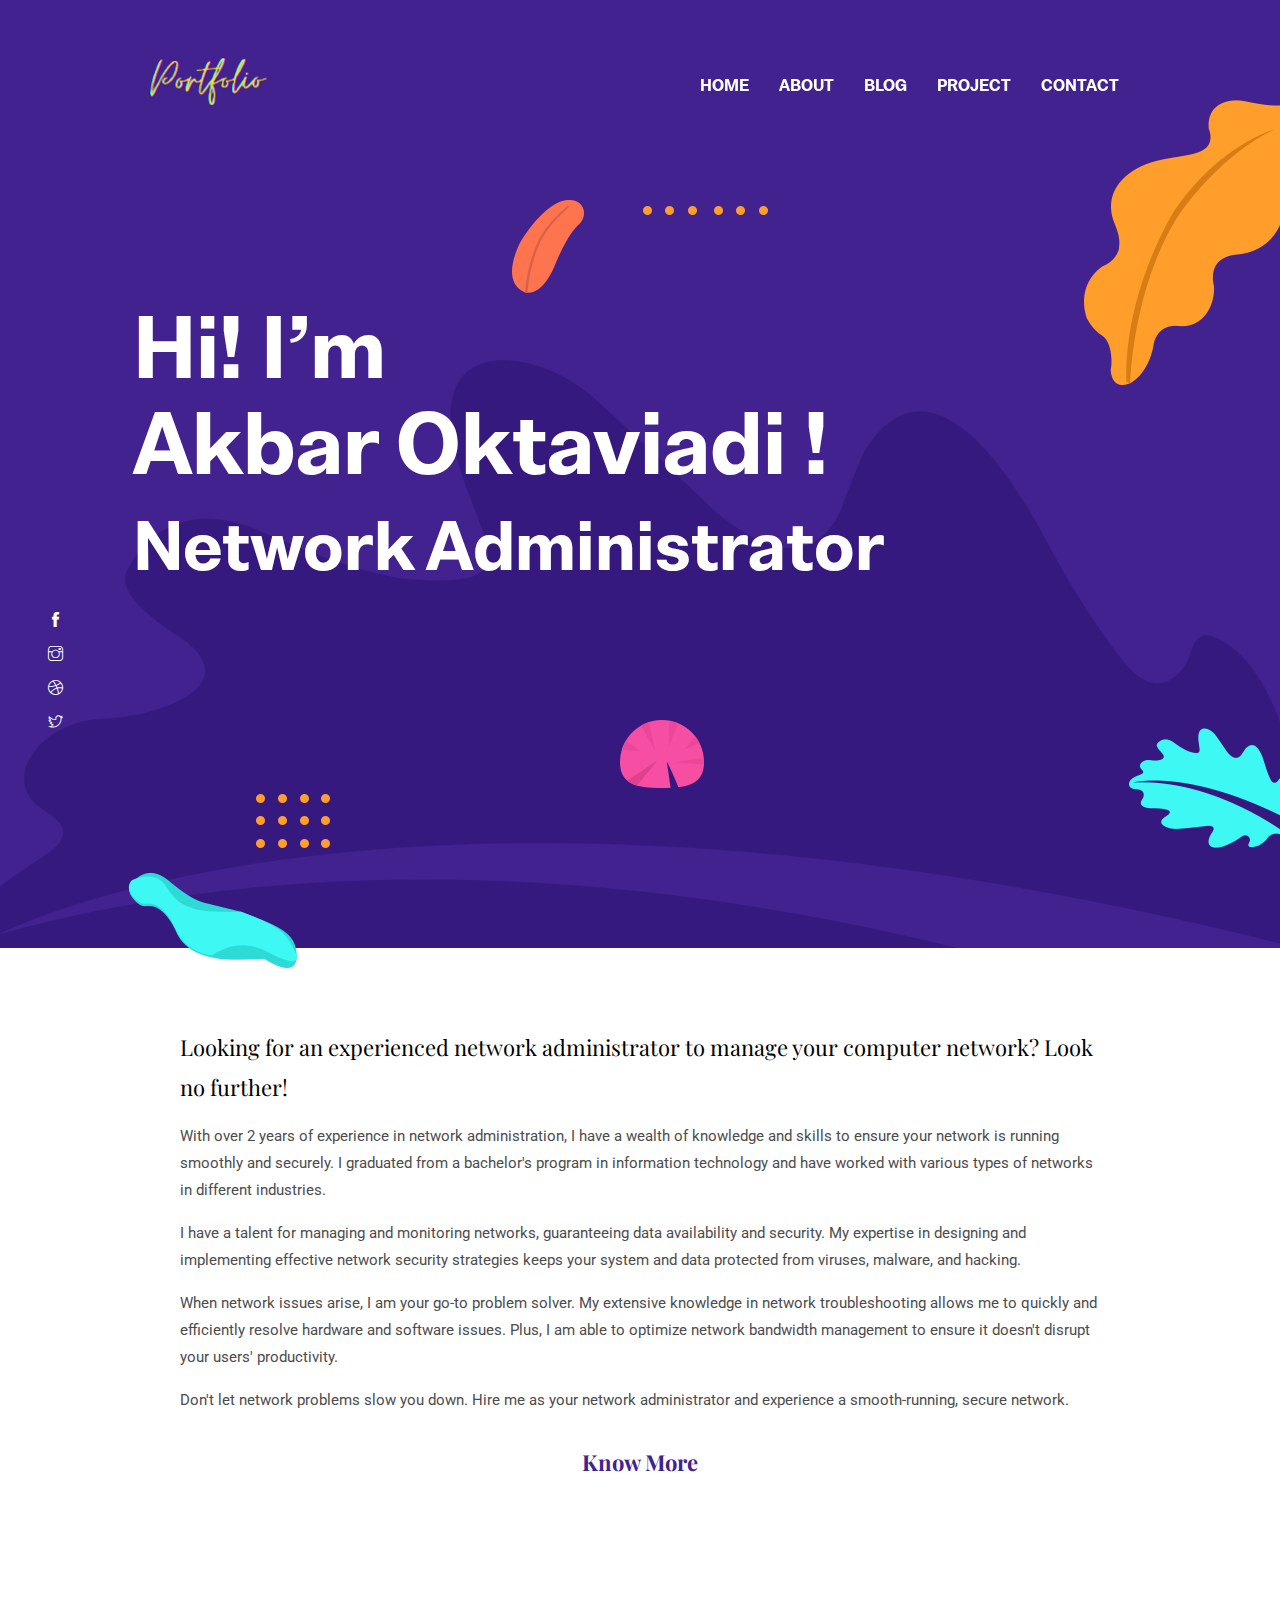
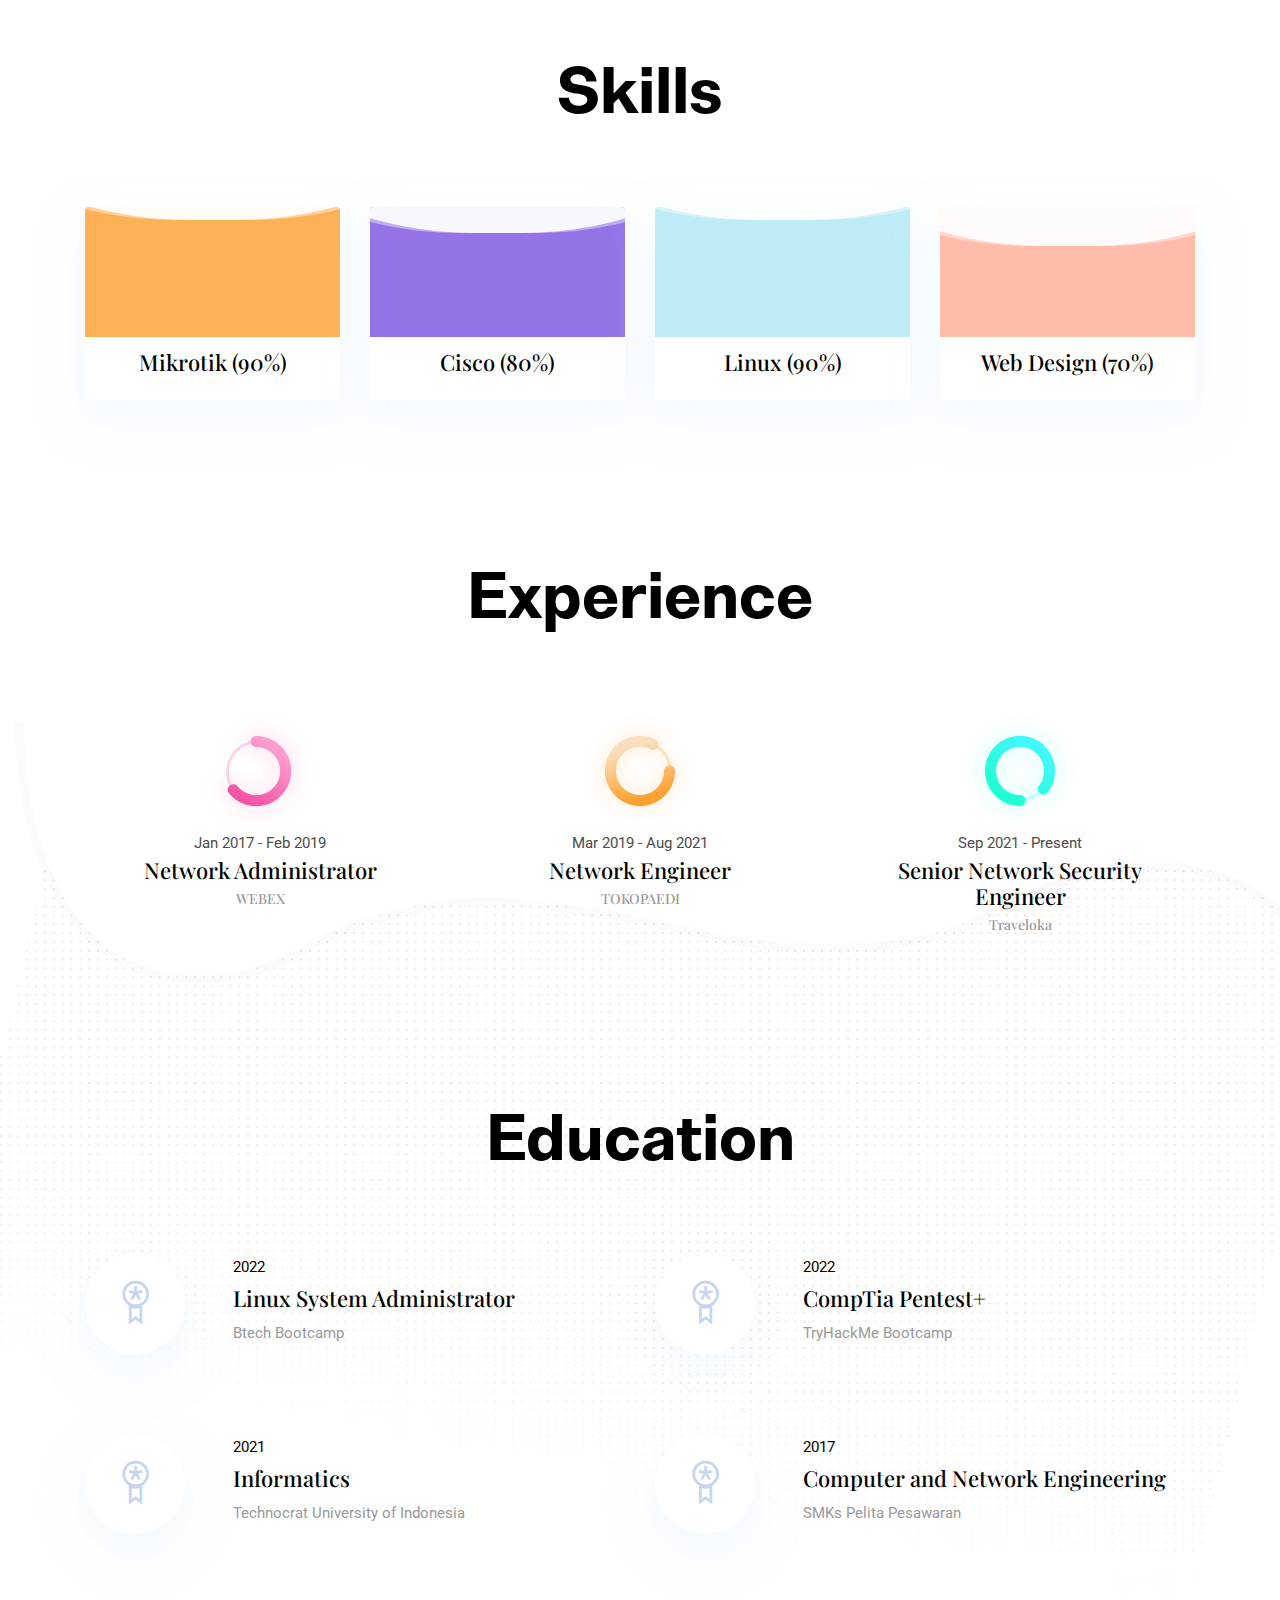
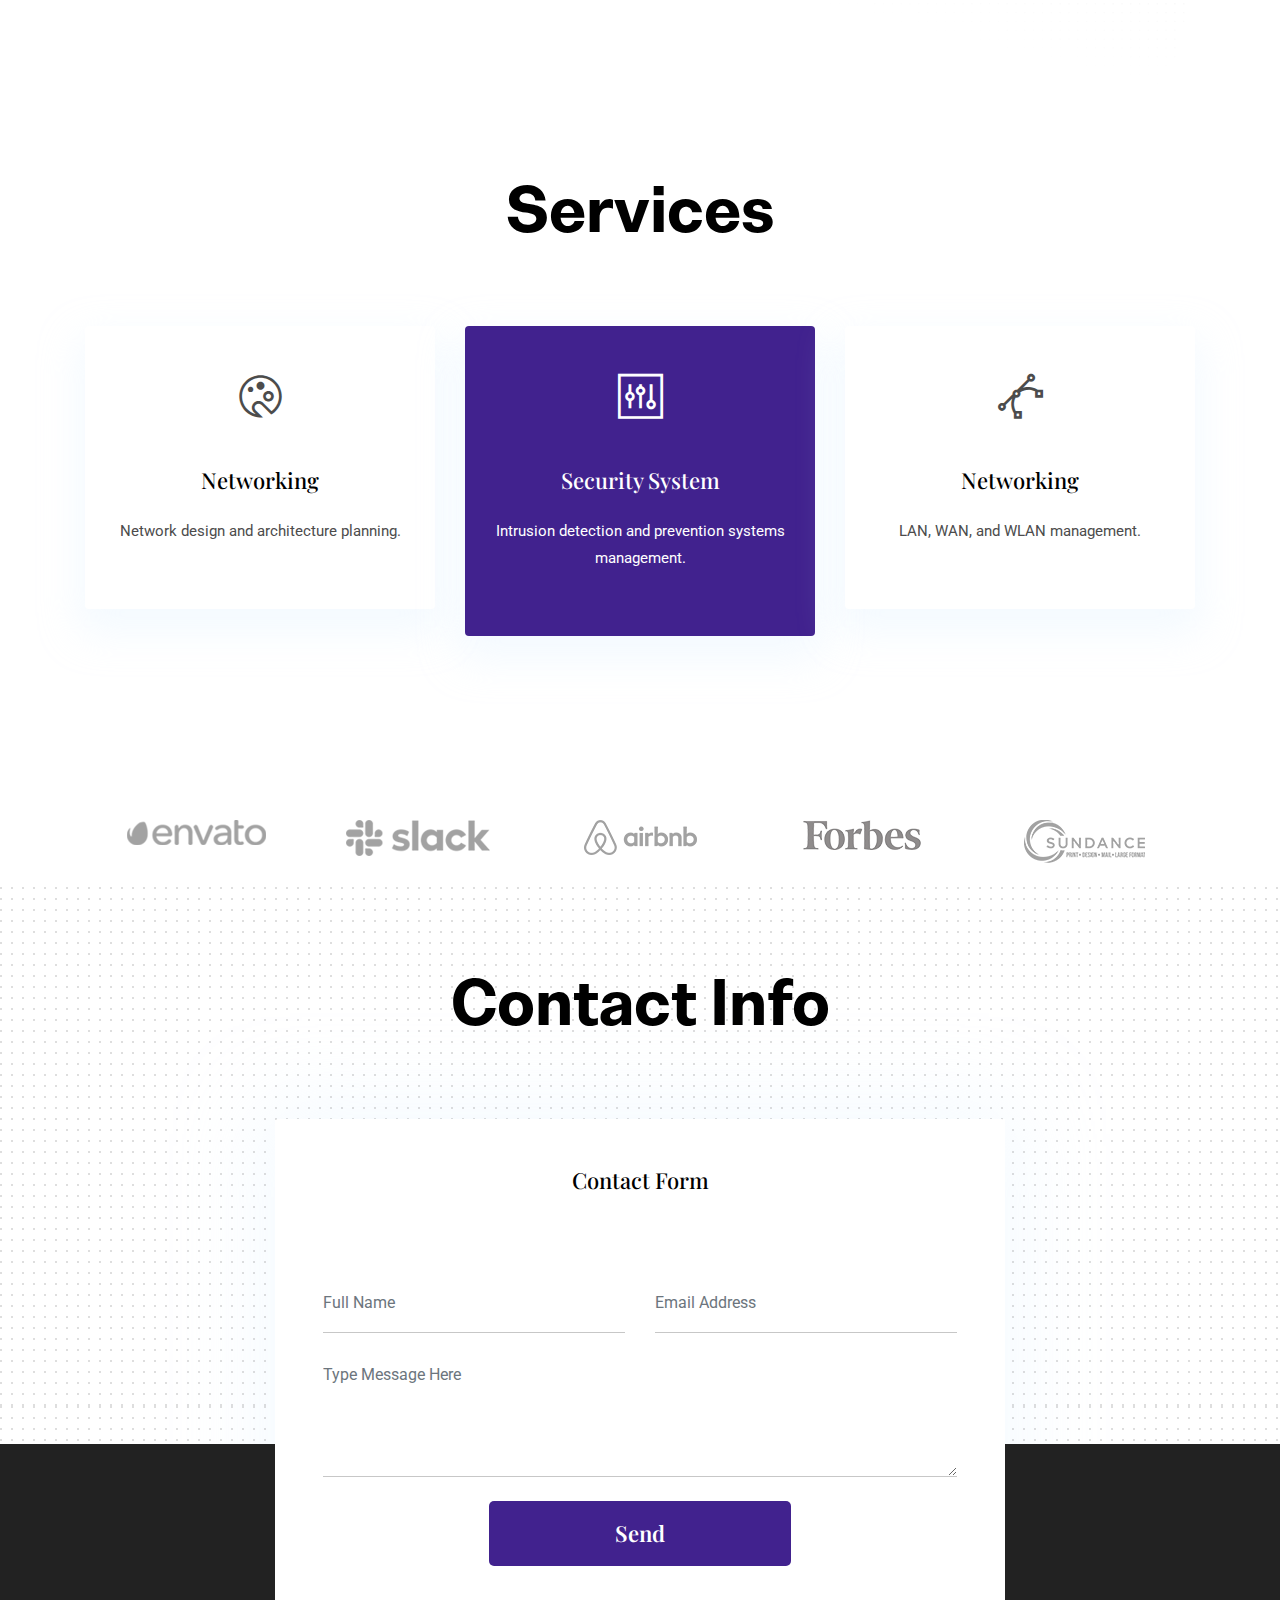
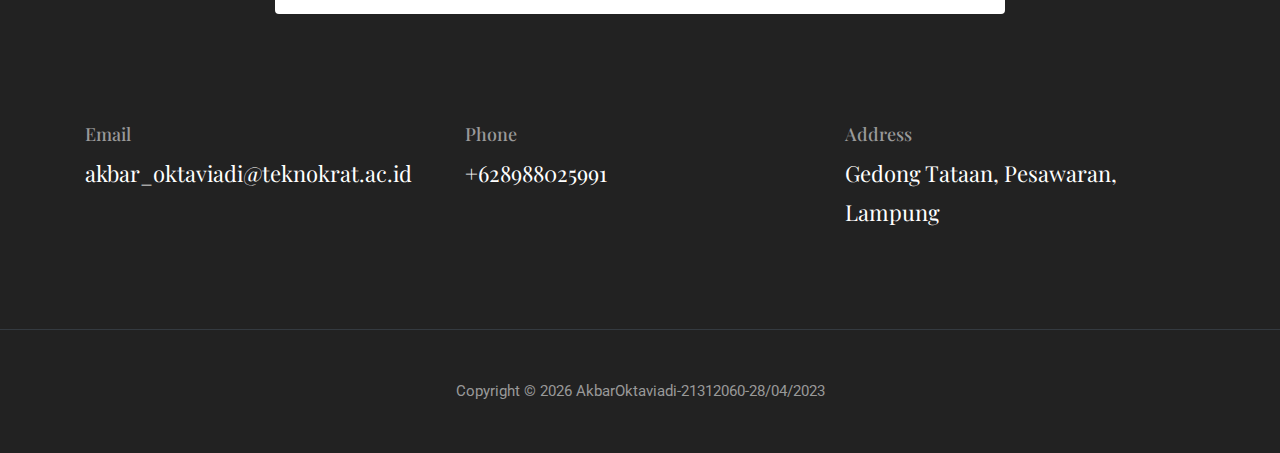
<file: index.html>
<!DOCTYPE html>
<html lang="zxx">
  <head>
    <meta charset="utf-8" />
    <title>Home</title>

    <!-- mobile responsive meta -->
    <meta name="viewport" content="width=device-width, initial-scale=1" />
    <meta
      name="viewport"
      content="width=device-width, initial-scale=1, maximum-scale=1"
    />

    <!-- ** Plugins Needed for the Project ** -->
    <!-- Bootstrap -->
    <link rel="stylesheet" href="plugins/bootstrap/bootstrap.min.css" />
    <!-- slick slider -->
    <link rel="stylesheet" href="plugins/slick/slick.css" />
    <!-- themefy-icon -->
    <link rel="stylesheet" href="plugins/themify-icons/themify-icons.css" />

    <!-- Main Stylesheet -->
    <link href="css/style.css" rel="stylesheet" />

    <!--Favicon-->
    <link rel="shortcut icon" href="images/favicon.ico" type="image/x-icon" />
    <link rel="icon" href="images/favicon.ico" type="image/x-icon" />
  </head>

  <body>
    <header class="navigation fixed-top">
      <nav class="navbar navbar-expand-lg navbar-dark">
        <a class="navbar-brand font-tertiary h3" href="index.html"
          ><img width="50%" height="50%" src="images/logo3.png" alt="Myself"
        /></a>
        <button
          class="navbar-toggler"
          type="button"
          data-toggle="collapse"
          data-target="#navigation"
          aria-controls="navigation"
          aria-expanded="false"
          aria-label="Toggle navigation"
        >
          <span class="navbar-toggler-icon"></span>
        </button>

        <div class="collapse navbar-collapse text-center" id="navigation">
          <ul class="navbar-nav ml-auto">
            <li class="nav-item active">
              <a class="nav-link" href="index.html">Home</a>
            </li>
            <li class="nav-item">
              <a class="nav-link" href="about.html">about</a>
            </li>
            <li class="nav-item">
              <a class="nav-link" href="blog.html">Blog</a>
            </li>
            <li class="nav-item">
              <a class="nav-link" href="project.html">Project</a>
            </li>
            <li class="nav-item">
              <a class="nav-link" href="contact.html">Contact</a>
            </li>
          </ul>
        </div>
      </nav>
    </header>

    <!-- hero area -->
    <section class="hero-area bg-primary" id="parallax">
      <div class="container">
        <div class="row">
          <div class="col-lg-11 mx-auto">
            <h1 class="text-white font-tertiary">
              Hi! I’m <br />
              Akbar Oktaviadi ! <br />
              <small>Network Administrator</small>
            </h1>
          </div>
        </div>
      </div>
      <div class="layer-bg w-100">
        <img
          class="img-fluid w-100"
          src="images/illustrations/leaf-bg.png"
          alt="bg-shape"
        />
      </div>
      <div class="layer" id="l2">
        <img src="images/illustrations/dots-cyan.png" alt="bg-shape" />
      </div>
      <div class="layer" id="l3">
        <img src="images/illustrations/leaf-orange.png" alt="bg-shape" />
      </div>
      <div class="layer" id="l4">
        <img src="images/illustrations/dots-orange.png" alt="bg-shape" />
      </div>
      <div class="layer" id="l5">
        <img src="images/illustrations/leaf-yellow.png" alt="bg-shape" />
      </div>
      <div class="layer" id="l6">
        <img src="images/illustrations/leaf-cyan.png" alt="bg-shape" />
      </div>
      <div class="layer" id="l7">
        <img src="images/illustrations/dots-group-orange.png" alt="bg-shape" />
      </div>
      <div class="layer" id="l8">
        <img src="images/illustrations/leaf-pink-round.png" alt="bg-shape" />
      </div>
      <div class="layer" id="l9">
        <img src="images/illustrations/leaf-cyan-2.png" alt="bg-shape" />
      </div>
      <!-- social icon -->
      <ul class="list-unstyled ml-5 mt-3 position-relative zindex-1">
        <li class="mb-3">
          <a class="text-white" href="#"><i class="ti-facebook"></i></a>
        </li>
        <li class="mb-3">
          <a class="text-white" href="#"><i class="ti-instagram"></i></a>
        </li>
        <li class="mb-3">
          <a class="text-white" href="#"><i class="ti-dribbble"></i></a>
        </li>
        <li class="mb-3">
          <a class="text-white" href="#"><i class="ti-twitter"></i></a>
        </li>
      </ul>
      <!-- /social icon -->
    </section>
    <!-- /hero area -->

    <!-- about -->
    <section class="section">
      <div class="container">
        <div class="row">
          <div class="col-lg-10 mx-auto text-center">
            <p
              style="text-align: left"
              class="font-secondary paragraph-lg text-dark"
            >
              Looking for an experienced network administrator to manage your
              computer network? Look no further!
            </p>
            <p style="text-align: left">
              With over 2 years of experience in network administration, I have
              a wealth of knowledge and skills to ensure your network is running
              smoothly and securely. I graduated from a bachelor's program in
              information technology and have worked with various types of
              networks in different industries.
            </p>
            <p style="text-align: left">
              I have a talent for managing and monitoring networks, guaranteeing
              data availability and security. My expertise in designing and
              implementing effective network security strategies keeps your
              system and data protected from viruses, malware, and hacking.
            </p>
            <p style="text-align: left">
              When network issues arise, I am your go-to problem solver. My
              extensive knowledge in network troubleshooting allows me to
              quickly and efficiently resolve hardware and software issues.
              Plus, I am able to optimize network bandwidth management to ensure
              it doesn't disrupt your users' productivity.
            </p>
            <p style="text-align: left">
              Don't let network problems slow you down. Hire me as your network
              administrator and experience a smooth-running, secure network.
            </p>
            <a href="about.html" class="btn btn-transparent">know more</a>
          </div>
        </div>
      </div>
    </section>
    <!-- /about -->

    <!-- skills -->
    <section class="section">
      <div class="container">
        <div class="row">
          <div class="col-lg-12 text-center">
            <h2 class="section-title">Skills</h2>
          </div>
          <div class="col-lg-3 col-sm-6 mb-4 mb-lg-0">
            <div class="card shadow text-center">
              <div
                class="position-relative rounded-top progress-wrapper"
                data-color="#fdb157"
              >
                <div class="wave" data-progress="90%"></div>
              </div>
              <div class="card-footer bg-white">
                <h4 class="card-title">Mikrotik (90%)</h4>
              </div>
            </div>
          </div>
          <div class="col-lg-3 col-sm-6 mb-4 mb-lg-0">
            <div class="card shadow text-center">
              <div
                class="position-relative rounded-top progress-wrapper"
                data-color="#9473e6"
              >
                <div class="wave" data-progress="80%"></div>
              </div>
              <div class="card-footer bg-white">
                <h4 class="card-title">Cisco (80%)</h4>
              </div>
            </div>
          </div>
          <div class="col-lg-3 col-sm-6 mb-4 mb-lg-0">
            <div class="card shadow text-center">
              <div
                class="position-relative rounded-top progress-wrapper"
                data-color="#bdecf6"
              >
                <div class="wave" data-progress="90%"></div>
              </div>
              <div class="card-footer bg-white">
                <h4 class="card-title">Linux (90%)</h4>
              </div>
            </div>
          </div>
          <div class="col-lg-3 col-sm-6 mb-4 mb-lg-0">
            <div class="card shadow text-center">
              <div
                class="position-relative rounded-top progress-wrapper"
                data-color="#ffbcaa"
              >
                <div class="wave" data-progress="70%"></div>
              </div>
              <div class="card-footer bg-white">
                <h4 class="card-title">Web Design (70%)</h4>
              </div>
            </div>
          </div>
        </div>
      </div>
    </section>
    <!-- /skills -->

    <!-- experience -->
    <section class="section">
      <div class="container">
        <div class="row justify-content-around">
          <div class="col-lg-12 text-center">
            <h2 class="section-title">Experience</h2>
          </div>
          <div class="col-lg-3 col-md-4 text-center">
            <img src="images/experience/icon-1.png" alt="icon" />
            <p class="mb-0">Jan 2017 - Feb 2019</p>
            <h4>Network Administrator</h4>
            <h6 class="text-light">WEBEX</h6>
          </div>
          <div class="col-lg-3 col-md-4 text-center">
            <img src="images/experience/icon-2.png" alt="icon" />
            <p class="mb-0">Mar 2019 - Aug 2021</p>
            <h4>Network Engineer</h4>
            <h6 class="text-light">TOKOPAEDI</h6>
          </div>
          <div class="col-lg-3 col-md-4 text-center">
            <img src="images/experience/icon-3.png" alt="icon" />
            <p class="mb-0">Sep 2021 - Present</p>
            <h4>Senior Network Security Engineer</h4>
            <h6 class="text-light">Traveloka</h6>
          </div>
        </div>
      </div>
    </section>
    <!-- ./experience -->

    <!-- education -->
    <section class="section position-relative">
      <div class="container">
        <div class="row">
          <div class="col-lg-12 text-center">
            <h2 class="section-title">Education</h2>
          </div>
          <div class="col-lg-6 col-md-6 mb-80">
            <div class="d-flex">
              <div class="mr-lg-5 mr-3">
                <i
                  class="ti-medall icon icon-light icon-bg bg-white shadow rounded-circle d-block"
                ></i>
              </div>
              <div>
                <p class="text-dark mb-1">2022</p>
                <h4>Linux System Administrator</h4>
                <p class="mb-0 text-light">Btech Bootcamp</p>
              </div>
            </div>
          </div>
          <div class="col-lg-6 col-md-6 mb-80">
            <div class="d-flex">
              <div class="mr-lg-5 mr-3">
                <i
                  class="ti-medall icon icon-light icon-bg bg-white shadow rounded-circle d-block"
                ></i>
              </div>
              <div>
                <p class="text-dark mb-1">2022</p>
                <h4>CompTia Pentest+</h4>
                <p class="mb-0 text-light">TryHackMe Bootcamp</p>
              </div>
            </div>
          </div>
          <div class="col-lg-6 col-md-6 mb-80">
            <div class="d-flex">
              <div class="mr-lg-5 mr-3">
                <i
                  class="ti-medall icon icon-light icon-bg bg-white shadow rounded-circle d-block"
                ></i>
              </div>
              <div>
                <p class="text-dark mb-1">2021</p>
                <h4>Informatics</h4>
                <p class="mb-0 text-light">
                  Technocrat University of Indonesia
                </p>
              </div>
            </div>
          </div>
          <div class="col-lg-6 col-md-6 mb-80">
            <div class="d-flex">
              <div class="mr-lg-5 mr-3">
                <i
                  class="ti-medall icon icon-light icon-bg bg-white shadow rounded-circle d-block"
                ></i>
              </div>
              <div>
                <p class="text-dark mb-1">2017</p>
                <h4>Computer and Network Engineering</h4>
                <p class="mb-0 text-light">SMKs Pelita Pesawaran</p>
              </div>
            </div>
          </div>
        </div>
      </div>
      <!-- bg image -->
      <img
        class="img-fluid edu-bg-image w-100"
        src="images/backgrounds/education-bg.png"
        alt="bg-image"
      />
    </section>
    <!-- /education -->

    <!-- services -->
    <section class="section">
      <div class="container">
        <div class="row">
          <div class="col-12 text-center">
            <h2 class="section-title">Services</h2>
          </div>
          <div class="col-md-4 mb-4 mb-md-0">
            <div class="card hover-shadow shadow">
              <div class="card-body text-center px-4 py-5">
                <i class="ti-palette icon mb-5 d-inline-block"></i>
                <h4 class="mb-4">Networking</h4>
                <p>Network design and architecture planning.</p>
              </div>
            </div>
          </div>
          <div class="col-md-4 mb-4 mb-md-0">
            <div class="card active-bg-primary hover-shadow shadow">
              <div class="card-body text-center px-4 py-5">
                <i class="ti-panel icon mb-5 d-inline-block"></i>
                <h4 class="mb-4">Security System</h4>
                <p>Intrusion detection and prevention systems management.</p>
              </div>
            </div>
          </div>
          <div class="col-md-4 mb-4 mb-md-0">
            <div class="card hover-shadow shadow">
              <div class="card-body text-center px-4 py-5">
                <i class="ti-vector icon mb-5 d-inline-block"></i>
                <h4 class="mb-4">Networking</h4>
                <p>LAN, WAN, and WLAN management.</p>
              </div>
            </div>
          </div>
        </div>
      </div>
    </section>
    <!-- /services -->

    <!-- client logo slider -->
    <section class="section pb-0">
      <div class="container">
        <div class="client-logo-slider d-flex align-items-center">
          <a href="#" class="text-center d-block outline-0 p-4"
            ><img
              class="d-unset img-fluid"
              src="images/clients-logo/client-logo-1.png"
              alt="client-logo"
          /></a>
          <a href="#" class="text-center d-block outline-0 p-4"
            ><img
              class="d-unset img-fluid"
              src="images/clients-logo/client-logo-2.png"
              alt="client-logo"
          /></a>
          <a href="#" class="text-center d-block outline-0 p-4"
            ><img
              class="d-unset img-fluid"
              src="images/clients-logo/client-logo-3.png"
              alt="client-logo"
          /></a>
          <a href="#" class="text-center d-block outline-0 p-4"
            ><img
              class="d-unset img-fluid"
              src="images/clients-logo/client-logo-4.png"
              alt="client-logo"
          /></a>
          <a href="#" class="text-center d-block outline-0 p-4"
            ><img
              class="d-unset img-fluid"
              src="images/clients-logo/client-logo-5.png"
              alt="client-logo"
          /></a>
          <a href="#" class="text-center d-block outline-0 p-4"
            ><img
              class="d-unset img-fluid"
              src="images/clients-logo/client-logo-1.png"
              alt="client-logo"
          /></a>
          <a href="#" class="text-center d-block outline-0 p-4"
            ><img
              class="d-unset img-fluid"
              src="images/clients-logo/client-logo-2.png"
              alt="client-logo"
          /></a>
          <a href="#" class="text-center d-block outline-0 p-4"
            ><img
              class="d-unset img-fluid"
              src="images/clients-logo/client-logo-3.png"
              alt="client-logo"
          /></a>
          <a href="#" class="text-center d-block outline-0 p-4"
            ><img
              class="d-unset img-fluid"
              src="images/clients-logo/client-logo-4.png"
              alt="client-logo"
          /></a>
          <a href="#" class="text-center d-block outline-0 p-4"
            ><img
              class="d-unset img-fluid"
              src="images/clients-logo/client-logo-5.png"
              alt="client-logo"
          /></a>
        </div>
      </div>
    </section>
    <!-- /client logo slider -->

    <!-- contact -->
    <section
      class="section section-on-footer"
      data-background="images/backgrounds/bg-dots.png"
    >
      <div class="container">
        <div class="row">
          <div class="col-12 text-center">
            <h2 class="section-title">Contact Info</h2>
          </div>
          <div class="col-lg-8 mx-auto">
            <div class="bg-white rounded text-center p-5 shadow-down">
              <h4 class="mb-80">Contact Form</h4>
              <form action="#" class="row">
                <div class="col-md-6">
                  <input
                    type="text"
                    id="name"
                    name="name"
                    placeholder="Full Name"
                    class="form-control px-0 mb-4"
                  />
                </div>
                <div class="col-md-6">
                  <input
                    type="email"
                    id="email"
                    name="email"
                    placeholder="Email Address"
                    class="form-control px-0 mb-4"
                  />
                </div>
                <div class="col-12">
                  <textarea
                    name="message"
                    id="message"
                    class="form-control px-0 mb-4"
                    placeholder="Type Message Here"
                  ></textarea>
                </div>
                <div class="col-lg-6 col-10 mx-auto">
                  <button class="btn btn-primary w-100">send</button>
                </div>
              </form>
            </div>
          </div>
        </div>
      </div>
    </section>
    <!-- /contact -->

    <!-- footer -->
    <footer class="bg-dark footer-section">
      <div class="section">
        <div class="container">
          <div class="row">
            <div class="col-md-4">
              <h5 class="text-light">Email</h5>
              <p class="text-white paragraph-lg font-secondary">
                akbar_oktaviadi@teknokrat.ac.id
              </p>
            </div>
            <div class="col-md-4">
              <h5 class="text-light">Phone</h5>
              <p class="text-white paragraph-lg font-secondary">
                +628988025991
              </p>
            </div>
            <div class="col-md-4">
              <h5 class="text-light">Address</h5>
              <p class="text-white paragraph-lg font-secondary">
                Gedong Tataan, Pesawaran, Lampung
              </p>
            </div>
          </div>
        </div>
      </div>
      <div class="border-top text-center border-dark py-5">
        <p class="mb-0 text-light">
          Copyright ©
          <script>
            var CurrentYear = new Date().getFullYear();
            document.write(CurrentYear);
          </script>
          AkbarOktaviadi-21312060-28/04/2023
        </p>
      </div>
    </footer>
    <!-- /footer -->

    <!-- jQuery -->
    <script src="plugins/jQuery/jquery.min.js"></script>
    <!-- Bootstrap JS -->
    <script src="plugins/bootstrap/bootstrap.min.js"></script>
    <!-- slick slider -->
    <script src="plugins/slick/slick.min.js"></script>
    <!-- filter -->
    <script src="plugins/shuffle/shuffle.min.js"></script>

    <!-- Main Script -->
    <script src="js/script.js"></script>
  </body>
</html>
</file>
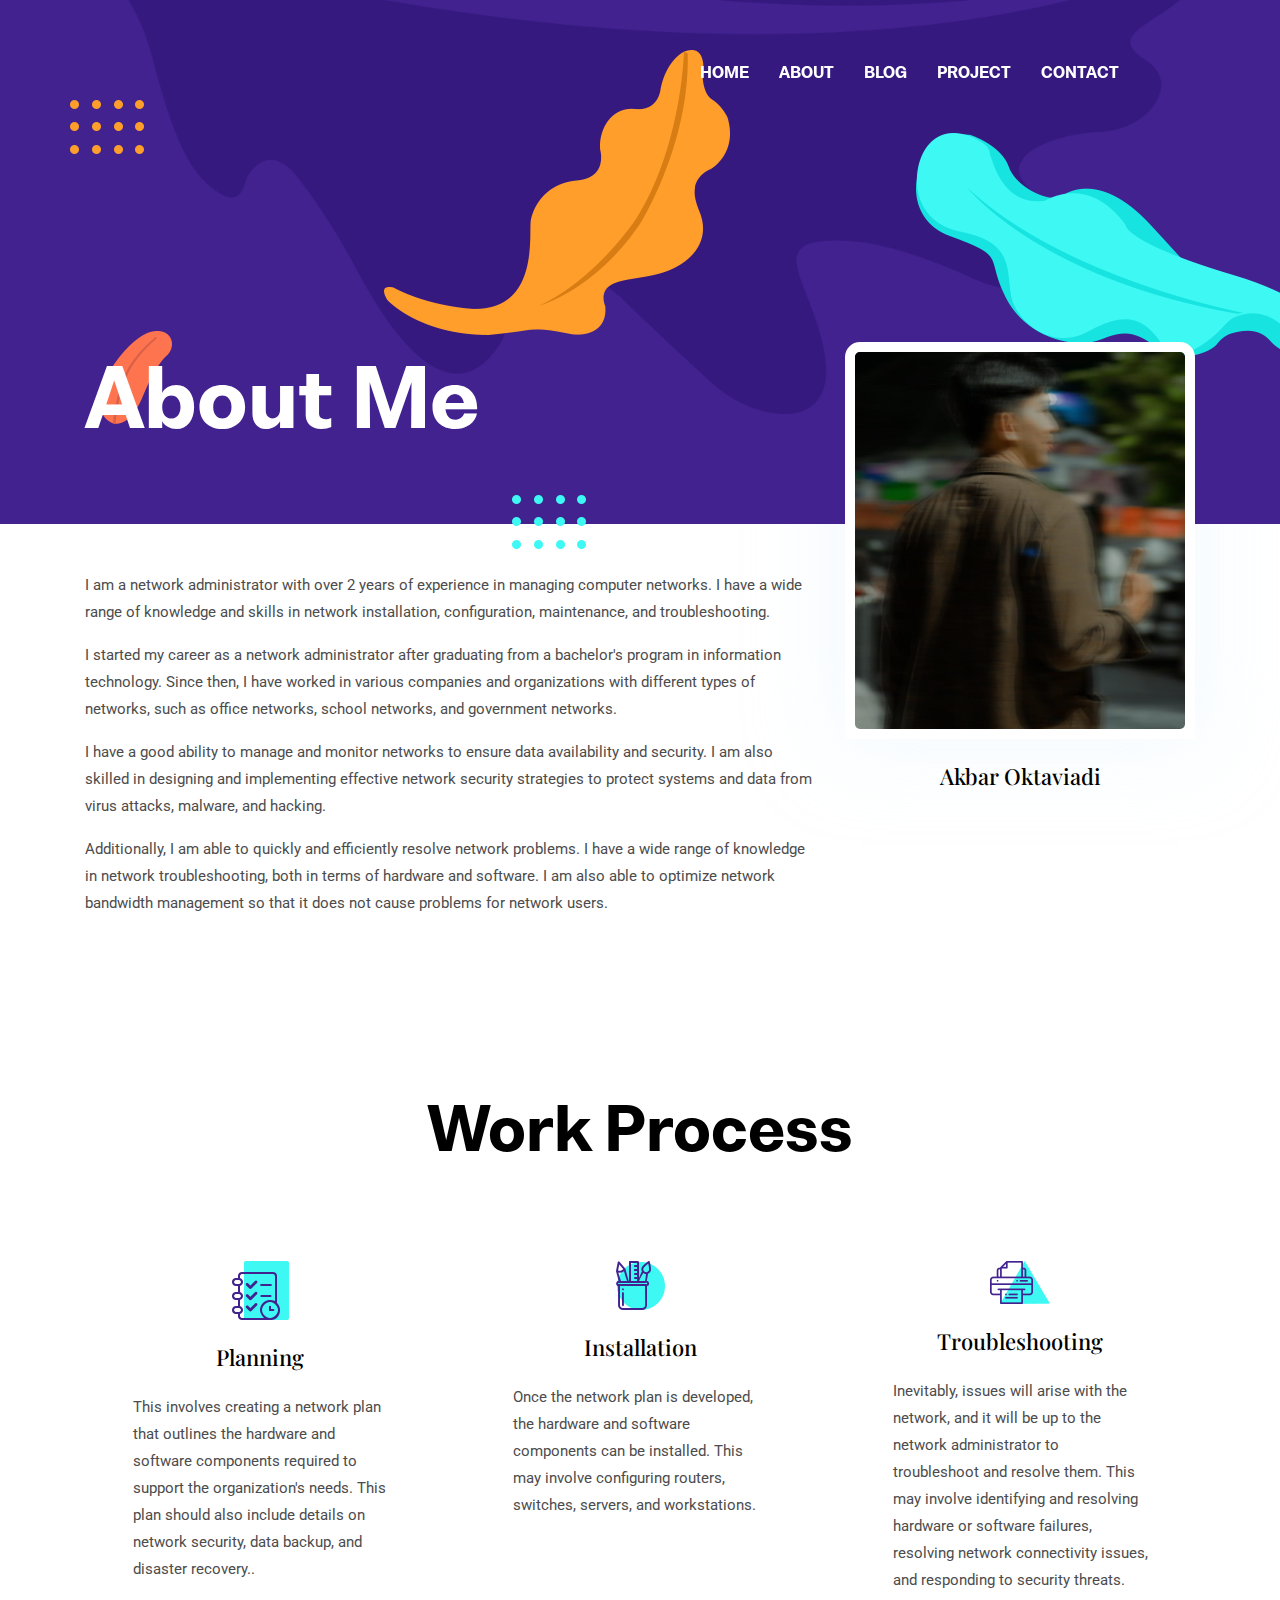
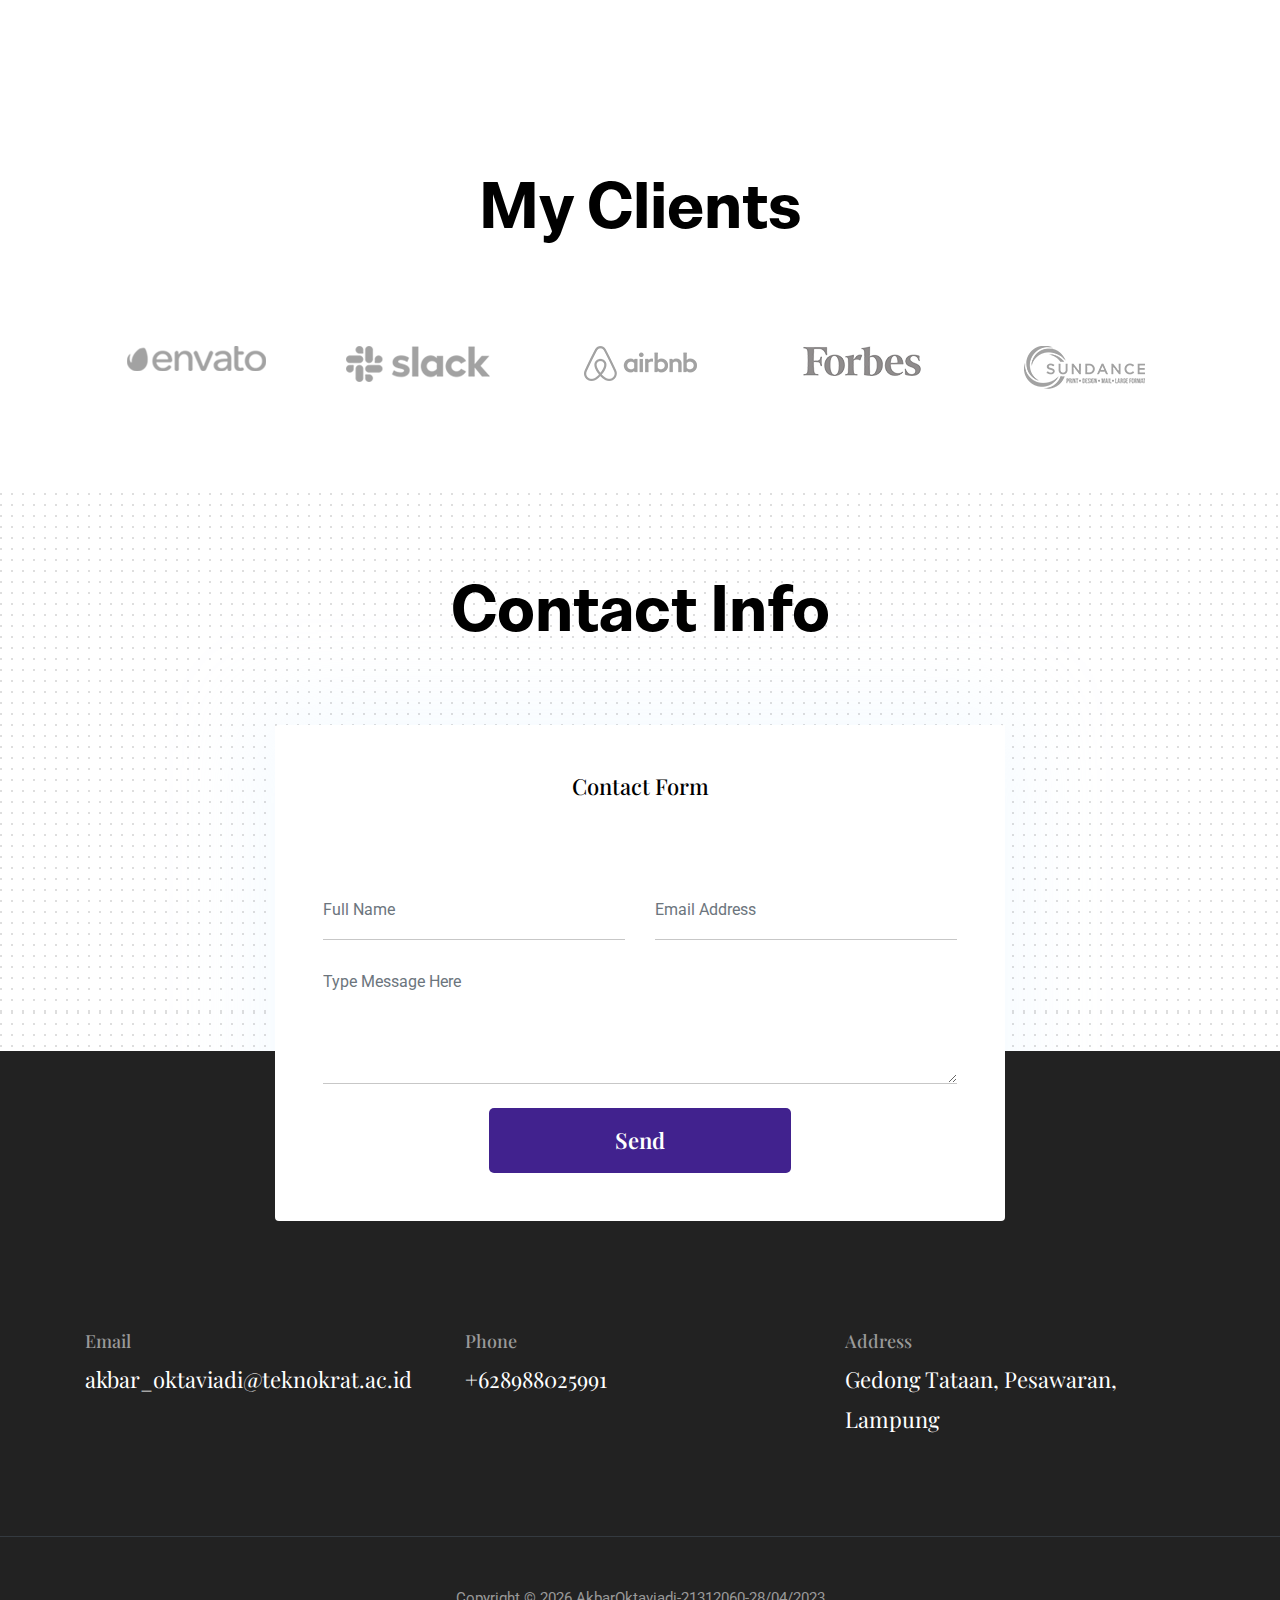
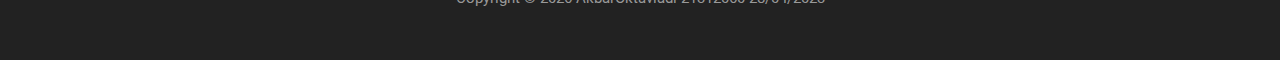
<file: about.html>
<!DOCTYPE html>
<html lang="zxx">
  <head>
    <meta charset="utf-8" />
    <title>About Me</title>

    <!-- mobile responsive meta -->
    <meta name="viewport" content="width=device-width, initial-scale=1" />
    <meta
      name="viewport"
      content="width=device-width, initial-scale=1, maximum-scale=1"
    />

    <!-- ** Plugins Needed for the Project ** -->
    <!-- Bootstrap -->
    <link rel="stylesheet" href="plugins/bootstrap/bootstrap.min.css" />
    <!-- slick slider -->
    <link rel="stylesheet" href="plugins/slick/slick.css" />
    <!-- themefy-icon -->
    <link rel="stylesheet" href="plugins/themify-icons/themify-icons.css" />

    <!-- Main Stylesheet -->
    <link href="css/style.css" rel="stylesheet" />

    <!--Favicon-->
    <link rel="shortcut icon" href="images/favicon.ico" type="image/x-icon" />
    <link rel="icon" href="images/favicon.ico" type="image/x-icon" />
  </head>

  <body>
    <header class="navigation fixed-top">
      <nav class="navbar navbar-expand-lg navbar-dark">
        <button
          class="navbar-toggler"
          type="button"
          data-toggle="collapse"
          data-target="#navigation"
          aria-controls="navigation"
          aria-expanded="false"
          aria-label="Toggle navigation"
        >
          <span class="navbar-toggler-icon"></span>
        </button>

        <div class="collapse navbar-collapse text-center" id="navigation">
          <ul class="navbar-nav ml-auto">
            <li class="nav-item active">
              <a class="nav-link" href="index.html">Home</a>
            </li>
            <li class="nav-item">
              <a class="nav-link" href="about.html">about</a>
            </li>
            <li class="nav-item">
              <a class="nav-link" href="blog.html">Blog</a>
            </li>
            <li class="nav-item">
              <a class="nav-link" href="project.html">Project</a>
            </li>
            <li class="nav-item">
              <a class="nav-link" href="contact.html">Contact</a>
            </li>
          </ul>
        </div>
      </nav>
    </header>

    <!-- page title -->
    <section class="page-title-alt bg-primary position-relative">
      <div class="container">
        <div class="row">
          <div class="col-12">
            <h1 class="text-white font-tertiary">About Me</h1>
          </div>
        </div>
      </div>
      <!-- background shapes -->
      <img
        src="images/illustrations/leaf-bg-top.png"
        alt="illustrations"
        class="bg-shape-1 w-100"
      />
      <img
        src="images/illustrations/dots-group-sm.png"
        alt="illustrations"
        class="bg-shape-2"
      />
      <img
        src="images/illustrations/leaf-yellow.png"
        alt="illustrations"
        class="bg-shape-3"
      />
      <img
        src="images/illustrations/leaf-orange.png"
        alt="illustrations"
        class="bg-shape-4"
      />
      <img
        src="images/illustrations/dots-group-cyan.png"
        alt="illustrations"
        class="bg-shape-5"
      />
      <img
        src="images/illustrations/leaf-cyan-lg.png"
        alt="illustrations"
        class="bg-shape-6"
      />
    </section>
    <!-- /page title -->

    <!-- about -->
    <section class="section pt-5">
      <div class="container">
        <div class="row">
          <div class="col-md-8">
            <p>
              I am a network administrator with over 2 years of experience in
              managing computer networks. I have a wide range of knowledge and
              skills in network installation, configuration, maintenance, and
              troubleshooting.
            </p>

            <p>
              I started my career as a network administrator after graduating
              from a bachelor's program in information technology. Since then, I
              have worked in various companies and organizations with different
              types of networks, such as office networks, school networks, and
              government networks.
            </p>

            <p>
              I have a good ability to manage and monitor networks to ensure
              data availability and security. I am also skilled in designing and
              implementing effective network security strategies to protect
              systems and data from virus attacks, malware, and hacking.
            </p>

            <p>
              Additionally, I am able to quickly and efficiently resolve network
              problems. I have a wide range of knowledge in network
              troubleshooting, both in terms of hardware and software. I am also
              able to optimize network bandwidth management so that it does not
              cause problems for network users.
            </p>
          </div>
          <div class="col-md-4 text-center drag-lg-top">
            <div class="shadow-down mb-4">
              <img
                width="50%"
                height="50%"
                src="images/about/author.jpg"
                alt="author"
                class="img-fluid w-100 rounded-lg border-thick border-white"
              />
            </div>
            <h4>Akbar Oktaviadi</h4>
          </div>
        </div>
      </div>
    </section>
    <!-- /about -->

    <!-- Work Process -->
    <section class="section">
      <div class="container">
        <div class="row justify-content-around">
          <div class="col-lg-12 text-center">
            <h2 class="section-title">Work Process</h2>
          </div>
          <div class="col-lg-3 col-md-4 text-center hover-shadow pt-3">
            <div class="">
              <img src="images/icons/plan.png" class="mb-4" alt="icon" />
              <h4 class="mb-4">Planning</h4>
              <p style="text-align: left">
                This involves creating a network plan that outlines the hardware
                and software components required to support the organization's
                needs. This plan should also include details on network
                security, data backup, and disaster recovery..
              </p>
            </div>
          </div>
          <div class="col-lg-3 col-md-4 text-center hover-shadow pt-3">
            <img src="images/icons/design.png" class="mb-4" alt="icon" />
            <h4 class="mb-4">Installation</h4>
            <p style="text-align: left">
              Once the network plan is developed, the hardware and software
              components can be installed. This may involve configuring routers,
              switches, servers, and workstations.
            </p>
          </div>
          <div class="col-lg-3 col-md-4 text-center hover-shadow pt-3">
            <img src="images/icons/print.png" class="mb-4" alt="icon" />
            <h4 class="mb-4">Troubleshooting</h4>
            <p style="text-align: left">
              Inevitably, issues will arise with the network, and it will be up
              to the network administrator to troubleshoot and resolve them.
              This may involve identifying and resolving hardware or software
              failures, resolving network connectivity issues, and responding to
              security threats.
            </p>
          </div>
        </div>
      </div>
    </section>
    <!-- ./Work Process -->

    <!-- clients -->
    <section class="section">
      <div class="container">
        <div class="row">
          <div class="col-12 text-center">
            <h2 class="section-title">My Clients</h2>
          </div>
        </div>
        <div class="row">
          <div class="col-12">
            <div class="client-logo-slider d-flex align-items-center">
              <a href="#" class="text-center d-block outline-0 p-4"
                ><img
                  class="d-unset img-fluid"
                  src="images/clients-logo/client-logo-1.png"
                  alt="client-logo"
              /></a>
              <a href="#" class="text-center d-block outline-0 p-4"
                ><img
                  class="d-unset img-fluid"
                  src="images/clients-logo/client-logo-2.png"
                  alt="client-logo"
              /></a>
              <a href="#" class="text-center d-block outline-0 p-4"
                ><img
                  class="d-unset img-fluid"
                  src="images/clients-logo/client-logo-3.png"
                  alt="client-logo"
              /></a>
              <a href="#" class="text-center d-block outline-0 p-4"
                ><img
                  class="d-unset img-fluid"
                  src="images/clients-logo/client-logo-4.png"
                  alt="client-logo"
              /></a>
              <a href="#" class="text-center d-block outline-0 p-4"
                ><img
                  class="d-unset img-fluid"
                  src="images/clients-logo/client-logo-5.png"
                  alt="client-logo"
              /></a>
              <a href="#" class="text-center d-block outline-0 p-4"
                ><img
                  class="d-unset img-fluid"
                  src="images/clients-logo/client-logo-1.png"
                  alt="client-logo"
              /></a>
              <a href="#" class="text-center d-block outline-0 p-4"
                ><img
                  class="d-unset img-fluid"
                  src="images/clients-logo/client-logo-2.png"
                  alt="client-logo"
              /></a>
              <a href="#" class="text-center d-block outline-0 p-4"
                ><img
                  class="d-unset img-fluid"
                  src="images/clients-logo/client-logo-3.png"
                  alt="client-logo"
              /></a>
              <a href="#" class="text-center d-block outline-0 p-4"
                ><img
                  class="d-unset img-fluid"
                  src="images/clients-logo/client-logo-4.png"
                  alt="client-logo"
              /></a>
              <a href="#" class="text-center d-block outline-0 p-4"
                ><img
                  class="d-unset img-fluid"
                  src="images/clients-logo/client-logo-5.png"
                  alt="client-logo"
              /></a>
            </div>
          </div>
        </div>
      </div>
    </section>
    <!-- /clients -->

    <!-- contact -->
    <section
      class="section section-on-footer"
      data-background="images/backgrounds/bg-dots.png"
    >
      <div class="container">
        <div class="row">
          <div class="col-12 text-center">
            <h2 class="section-title">Contact Info</h2>
          </div>
          <div class="col-lg-8 mx-auto">
            <div class="bg-white rounded text-center p-5 shadow-down">
              <h4 class="mb-80">Contact Form</h4>
              <form action="#" class="row">
                <div class="col-md-6">
                  <input
                    type="text"
                    id="name"
                    name="name"
                    placeholder="Full Name"
                    class="form-control px-0 mb-4"
                  />
                </div>
                <div class="col-md-6">
                  <input
                    type="email"
                    id="email"
                    name="email"
                    placeholder="Email Address"
                    class="form-control px-0 mb-4"
                  />
                </div>
                <div class="col-12">
                  <textarea
                    name="message"
                    id="message"
                    class="form-control px-0 mb-4"
                    placeholder="Type Message Here"
                  ></textarea>
                </div>
                <div class="col-lg-6 col-10 mx-auto">
                  <button class="btn btn-primary w-100">send</button>
                </div>
              </form>
            </div>
          </div>
        </div>
      </div>
    </section>
    <!-- /contact -->

    <!-- footer -->
    <footer class="bg-dark footer-section">
      <div class="section">
        <div class="container">
          <div class="row">
            <div class="col-md-4">
              <h5 class="text-light">Email</h5>
              <p class="text-white paragraph-lg font-secondary">
                akbar_oktaviadi@teknokrat.ac.id
              </p>
            </div>
            <div class="col-md-4">
              <h5 class="text-light">Phone</h5>
              <p class="text-white paragraph-lg font-secondary">
                +628988025991
              </p>
            </div>
            <div class="col-md-4">
              <h5 class="text-light">Address</h5>
              <p class="text-white paragraph-lg font-secondary">
                Gedong Tataan, Pesawaran, Lampung
              </p>
            </div>
          </div>
        </div>
      </div>
      <div class="border-top text-center border-dark py-5">
        <p class="mb-0 text-light">
          Copyright ©
          <script>
            var CurrentYear = new Date().getFullYear();
            document.write(CurrentYear);
          </script>
          AkbarOktaviadi-21312060-28/04/2023
        </p>
      </div>
    </footer>
    <!-- /footer -->

    <!-- jQuery -->
    <script src="plugins/jQuery/jquery.min.js"></script>
    <!-- Bootstrap JS -->
    <script src="plugins/bootstrap/bootstrap.min.js"></script>
    <!-- slick slider -->
    <script src="plugins/slick/slick.min.js"></script>
    <!-- filter -->
    <script src="plugins/shuffle/shuffle.min.js"></script>

    <!-- Main Script -->
    <script src="js/script.js"></script>
  </body>
</html>
</file>
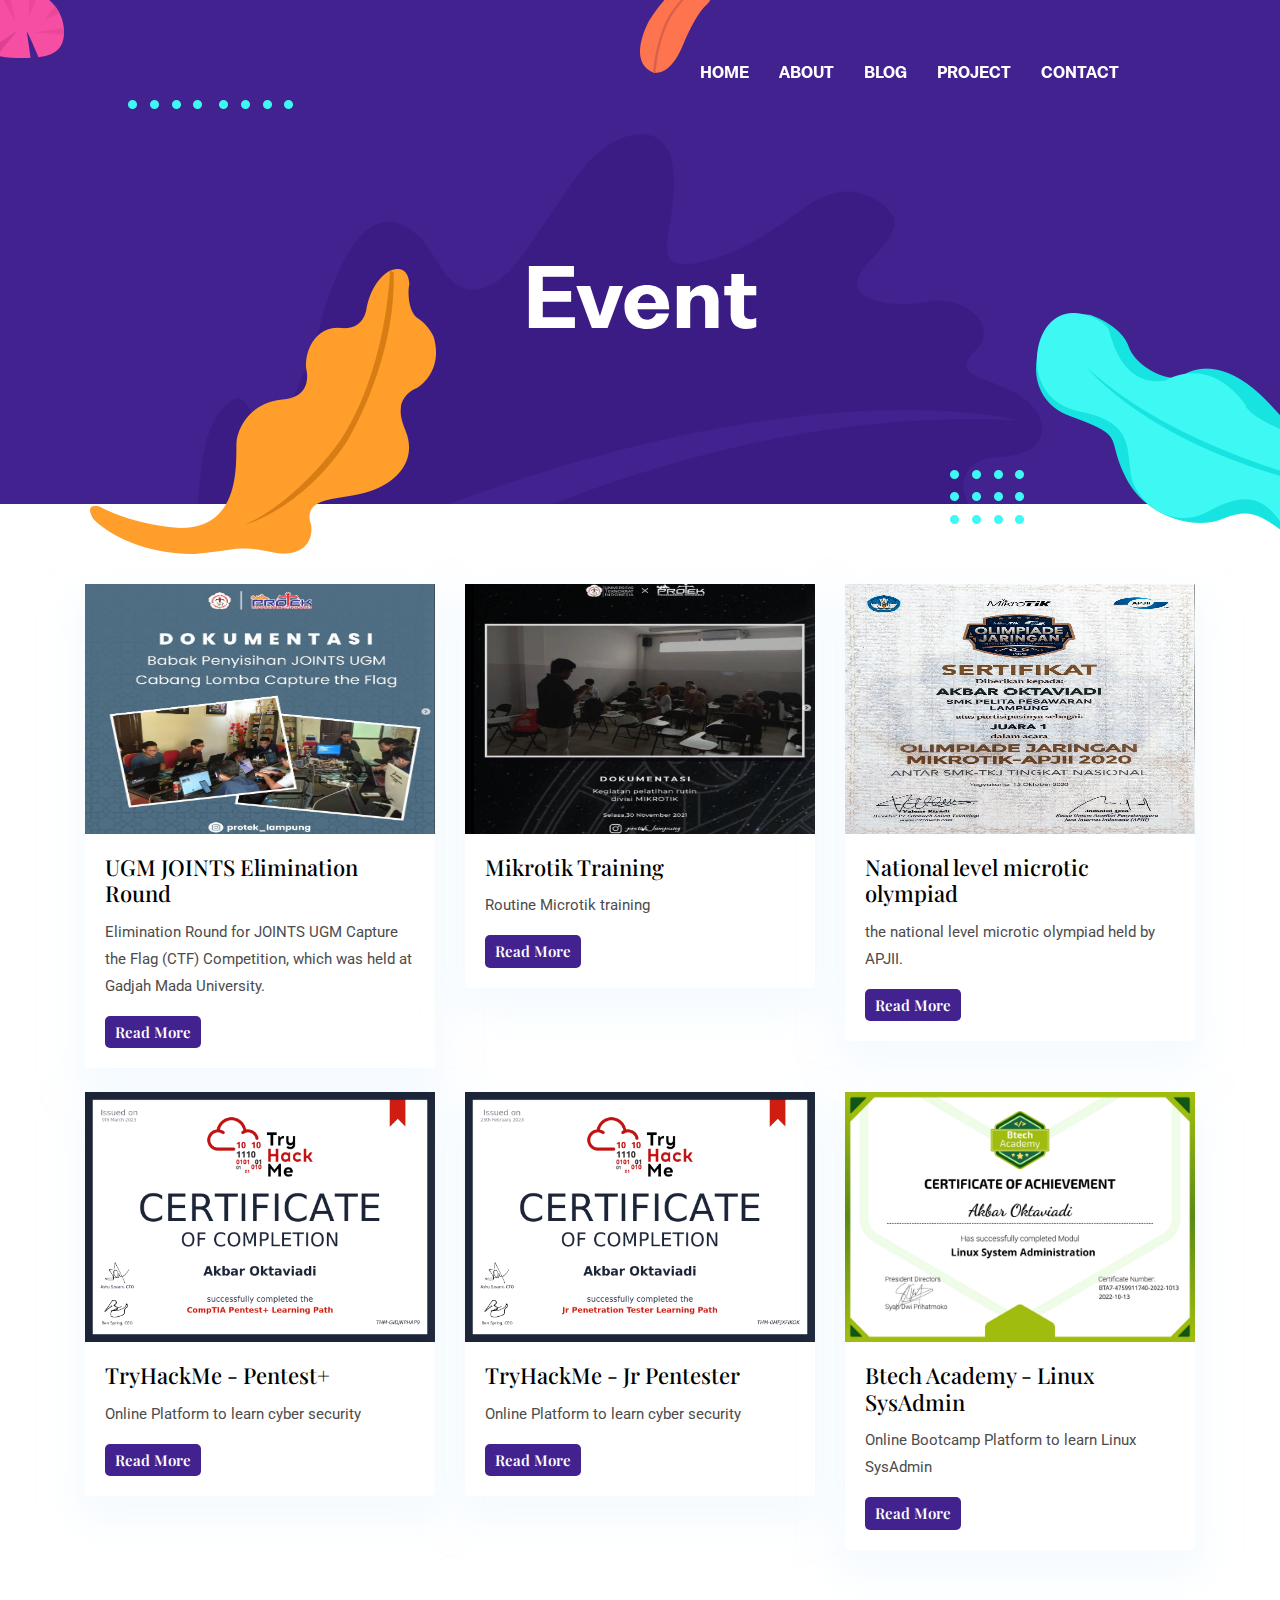
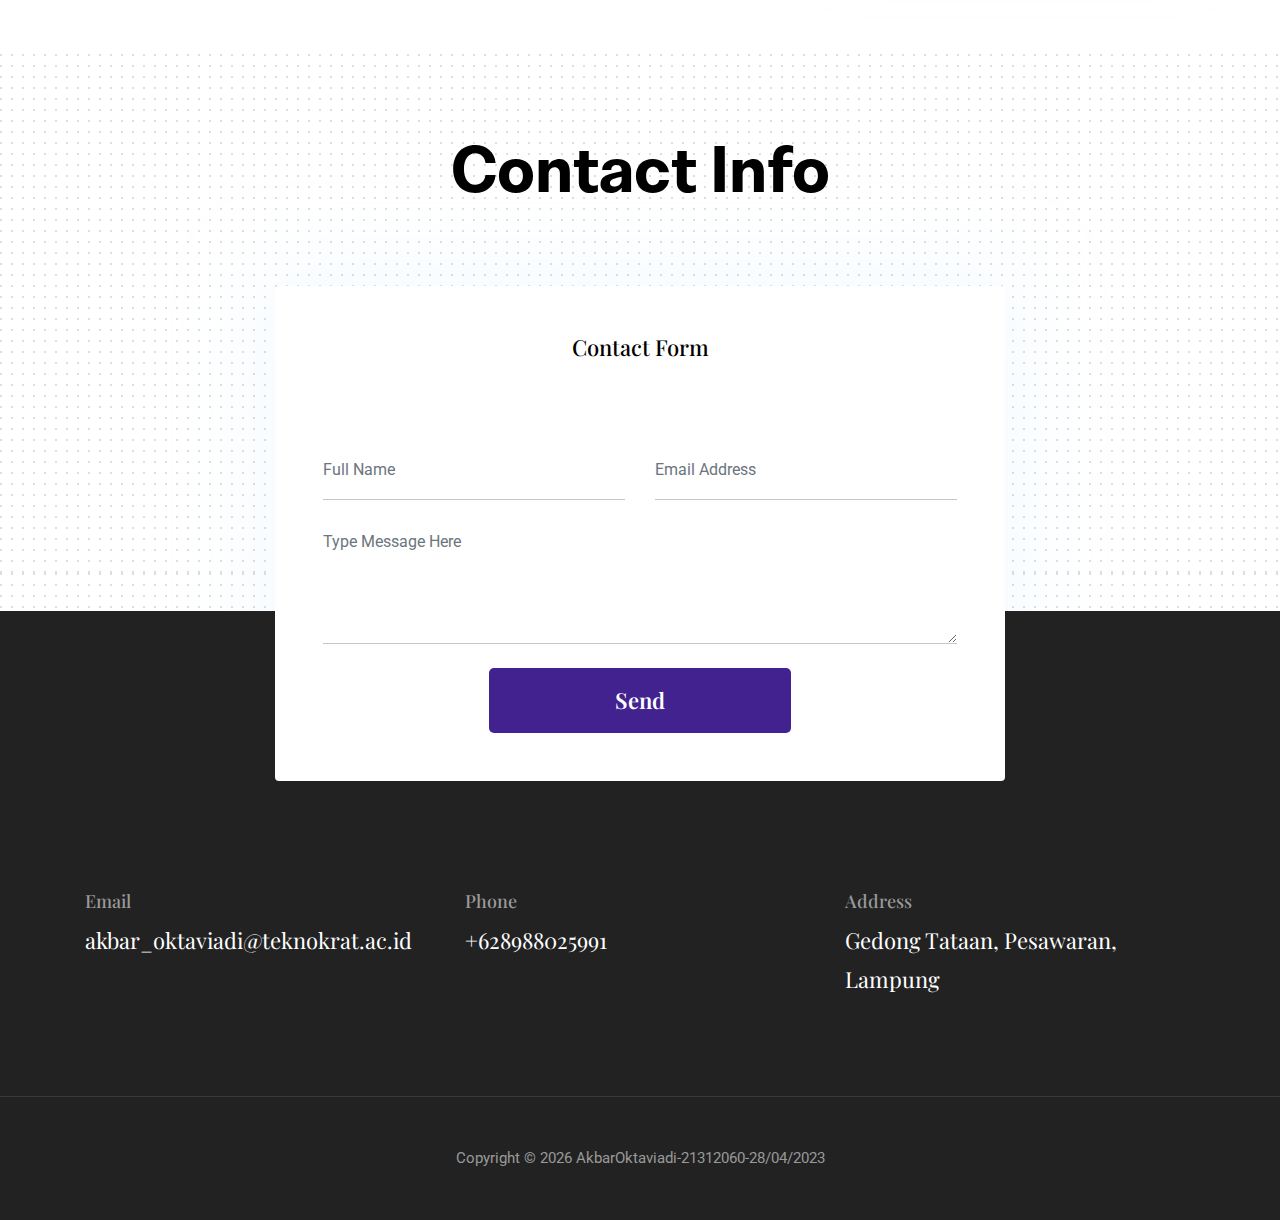
<file: blog.html>
<!DOCTYPE html>
<html lang="zxx">
  <head>
    <meta charset="utf-8" />
    <title>Blog</title>

    <!-- mobile responsive meta -->
    <meta name="viewport" content="width=device-width, initial-scale=1" />
    <meta
      name="viewport"
      content="width=device-width, initial-scale=1, maximum-scale=1"
    />

    <!-- ** Plugins Needed for the Project ** -->
    <!-- Bootstrap -->
    <link rel="stylesheet" href="plugins/bootstrap/bootstrap.min.css" />
    <!-- slick slider -->
    <link rel="stylesheet" href="plugins/slick/slick.css" />
    <!-- themefy-icon -->
    <link rel="stylesheet" href="plugins/themify-icons/themify-icons.css" />

    <!-- Main Stylesheet -->
    <link href="css/style.css" rel="stylesheet" />

    <!--Favicon-->
    <link rel="shortcut icon" href="images/favicon.ico" type="image/x-icon" />
    <link rel="icon" href="images/favicon.ico" type="image/x-icon" />
  </head>

  <body>
    <header class="navigation fixed-top">
      <nav class="navbar navbar-expand-lg navbar-dark">
        <button
          class="navbar-toggler"
          type="button"
          data-toggle="collapse"
          data-target="#navigation"
          aria-controls="navigation"
          aria-expanded="false"
          aria-label="Toggle navigation"
        >
          <span class="navbar-toggler-icon"></span>
        </button>

        <div class="collapse navbar-collapse text-center" id="navigation">
          <ul class="navbar-nav ml-auto">
            <li class="nav-item active">
              <a class="nav-link" href="index.html">Home</a>
            </li>
            <li class="nav-item">
              <a class="nav-link" href="about.html">about</a>
            </li>
            <li class="nav-item">
              <a class="nav-link" href="blog.html">Blog</a>
            </li>
            <li class="nav-item">
              <a class="nav-link" href="project.html">Project</a>
            </li>
            <li class="nav-item">
              <a class="nav-link" href="contact.html">Contact</a>
            </li>
          </ul>
        </div>
      </nav>
    </header>

    <!-- page title -->
    <section class="page-title bg-primary position-relative">
      <div class="container">
        <div class="row">
          <div class="col-12 text-center">
            <h1 class="text-white font-tertiary">Event</h1>
          </div>
        </div>
      </div>
      <!-- background shapes -->
      <img
        src="images/illustrations/page-title.png"
        alt="illustrations"
        class="bg-shape-1 w-100"
      />
      <img
        src="images/illustrations/leaf-pink-round.png"
        alt="illustrations"
        class="bg-shape-2"
      />
      <img
        src="images/illustrations/dots-cyan.png"
        alt="illustrations"
        class="bg-shape-3"
      />
      <img
        src="images/illustrations/leaf-orange.png"
        alt="illustrations"
        class="bg-shape-4"
      />
      <img
        src="images/illustrations/leaf-yellow.png"
        alt="illustrations"
        class="bg-shape-5"
      />
      <img
        src="images/illustrations/dots-group-cyan.png"
        alt="illustrations"
        class="bg-shape-6"
      />
      <img
        src="images/illustrations/leaf-cyan-lg.png"
        alt="illustrations"
        class="bg-shape-7"
      />
    </section>
    <!-- /page title -->

    <!-- blog -->
    <section class="section">
      <div class="container">
        <div class="row">
          <div class="col-lg-4 col-sm-6 mb-4">
            <article class="card shadow">
              <img
                class="gambar"
                src="images/blog/event1.png"
                alt="post-thumb"
              />
              <div class="card-body">
                <h4 class="card-title">
                  <a class="text-dark" href="#">UGM JOINTS Elimination Round</a>
                </h4>
                <p class="cars-text">
                  Elimination Round for JOINTS UGM Capture the Flag (CTF)
                  Competition, which was held at Gadjah Mada University.
                </p>
                <a href="#" class="btn btn-xs btn-primary">Read More</a>
              </div>
            </article>
          </div>
          <div class="col-lg-4 col-sm-6 mb-4">
            <article class="card shadow">
              <img
                class="gambar"
                src="images/blog/event2.png"
                alt="post-thumb"
              />
              <div class="card-body">
                <h4 class="card-title">
                  <a class="text-dark" href="#">Mikrotik Training</a>
                </h4>
                <p class="cars-text">Routine Microtik training</p>
                <a href="#" class="btn btn-xs btn-primary">Read More</a>
              </div>
            </article>
          </div>
          <div class="col-lg-4 col-sm-6 mb-4">
            <article class="card shadow">
              <img
                class="gambar"
                src="images/blog/event3.jpg"
                alt="post-thumb"
              />
              <div class="card-body">
                <h4 class="card-title">
                  <a class="text-dark" href="#"
                    >National level microtic olympiad</a
                  >
                </h4>
                <p class="cars-text">
                  the national level microtic olympiad held by APJII.
                </p>
                <a href="#" class="btn btn-xs btn-primary">Read More</a>
              </div>
            </article>
          </div>
          <div class="col-lg-4 col-sm-6 mb-4">
            <article class="card shadow">
              <img
                class="gambar"
                src="images/blog/event4.png"
                alt="post-thumb"
              />
              <div class="card-body">
                <h4 class="card-title">
                  <a class="text-dark" href="#">TryHackMe - Pentest+</a>
                </h4>
                <p class="cars-text">Online Platform to learn cyber security</p>
                <a href="#" class="btn btn-xs btn-primary">Read More</a>
              </div>
            </article>
          </div>
          <div class="col-lg-4 col-sm-6 mb-4">
            <article class="card shadow">
              <img
                class="gambar"
                src="images/blog/event5.png"
                alt="post-thumb"
              />
              <div class="card-body">
                <h4 class="card-title">
                  <a class="text-dark" href="#">TryHackMe - Jr Pentester</a>
                </h4>
                <p class="cars-text">Online Platform to learn cyber security</p>
                <a href="#" class="btn btn-xs btn-primary">Read More</a>
              </div>
            </article>
          </div>
          <div class="col-lg-4 col-sm-6 mb-4">
            <article class="card shadow">
              <img
                class="gambar"
                src="images/blog/event6.jpg"
                alt="post-thumb"
              />
              <div class="card-body">
                <h4 class="card-title">
                  <a class="text-dark" href="#"
                    >Btech Academy - Linux SysAdmin</a
                  >
                </h4>
                <p class="cars-text">
                  Online Bootcamp Platform to learn Linux SysAdmin
                </p>
                <a href="#" class="btn btn-xs btn-primary">Read More</a>
              </div>
            </article>
          </div>
        </div>
      </div>
    </section>
    <!-- /blog -->

    <!-- contact -->
    <section
      class="section section-on-footer"
      data-background="images/backgrounds/bg-dots.png"
    >
      <div class="container">
        <div class="row">
          <div class="col-12 text-center">
            <h2 class="section-title">Contact Info</h2>
          </div>
          <div class="col-lg-8 mx-auto">
            <div class="bg-white rounded text-center p-5 shadow-down">
              <h4 class="mb-80">Contact Form</h4>
              <form action="#" class="row">
                <div class="col-md-6">
                  <input
                    type="text"
                    id="name"
                    name="name"
                    placeholder="Full Name"
                    class="form-control px-0 mb-4"
                  />
                </div>
                <div class="col-md-6">
                  <input
                    type="email"
                    id="email"
                    name="email"
                    placeholder="Email Address"
                    class="form-control px-0 mb-4"
                  />
                </div>
                <div class="col-12">
                  <textarea
                    name="message"
                    id="message"
                    class="form-control px-0 mb-4"
                    placeholder="Type Message Here"
                  ></textarea>
                </div>
                <div class="col-lg-6 col-10 mx-auto">
                  <button class="btn btn-primary w-100">send</button>
                </div>
              </form>
            </div>
          </div>
        </div>
      </div>
    </section>
    <!-- /contact -->

    <!-- footer -->
    <footer class="bg-dark footer-section">
      <div class="section">
        <div class="container">
          <div class="row">
            <div class="col-md-4">
              <h5 class="text-light">Email</h5>
              <p class="text-white paragraph-lg font-secondary">
                akbar_oktaviadi@teknokrat.ac.id
              </p>
            </div>
            <div class="col-md-4">
              <h5 class="text-light">Phone</h5>
              <p class="text-white paragraph-lg font-secondary">
                +628988025991
              </p>
            </div>
            <div class="col-md-4">
              <h5 class="text-light">Address</h5>
              <p class="text-white paragraph-lg font-secondary">
                Gedong Tataan, Pesawaran, Lampung
              </p>
            </div>
          </div>
        </div>
      </div>
      <div class="border-top text-center border-dark py-5">
        <p class="mb-0 text-light">
          Copyright ©
          <script>
            var CurrentYear = new Date().getFullYear();
            document.write(CurrentYear);
          </script>
          AkbarOktaviadi-21312060-28/04/2023
        </p>
      </div>
    </footer>
    <!-- /footer -->

    <!-- jQuery -->
    <script src="plugins/jQuery/jquery.min.js"></script>
    <!-- Bootstrap JS -->
    <script src="plugins/bootstrap/bootstrap.min.js"></script>
    <!-- slick slider -->
    <script src="plugins/slick/slick.min.js"></script>
    <!-- filter -->
    <script src="plugins/shuffle/shuffle.min.js"></script>

    <!-- Main Script -->
    <script src="js/script.js"></script>
  </body>
</html>
</file>
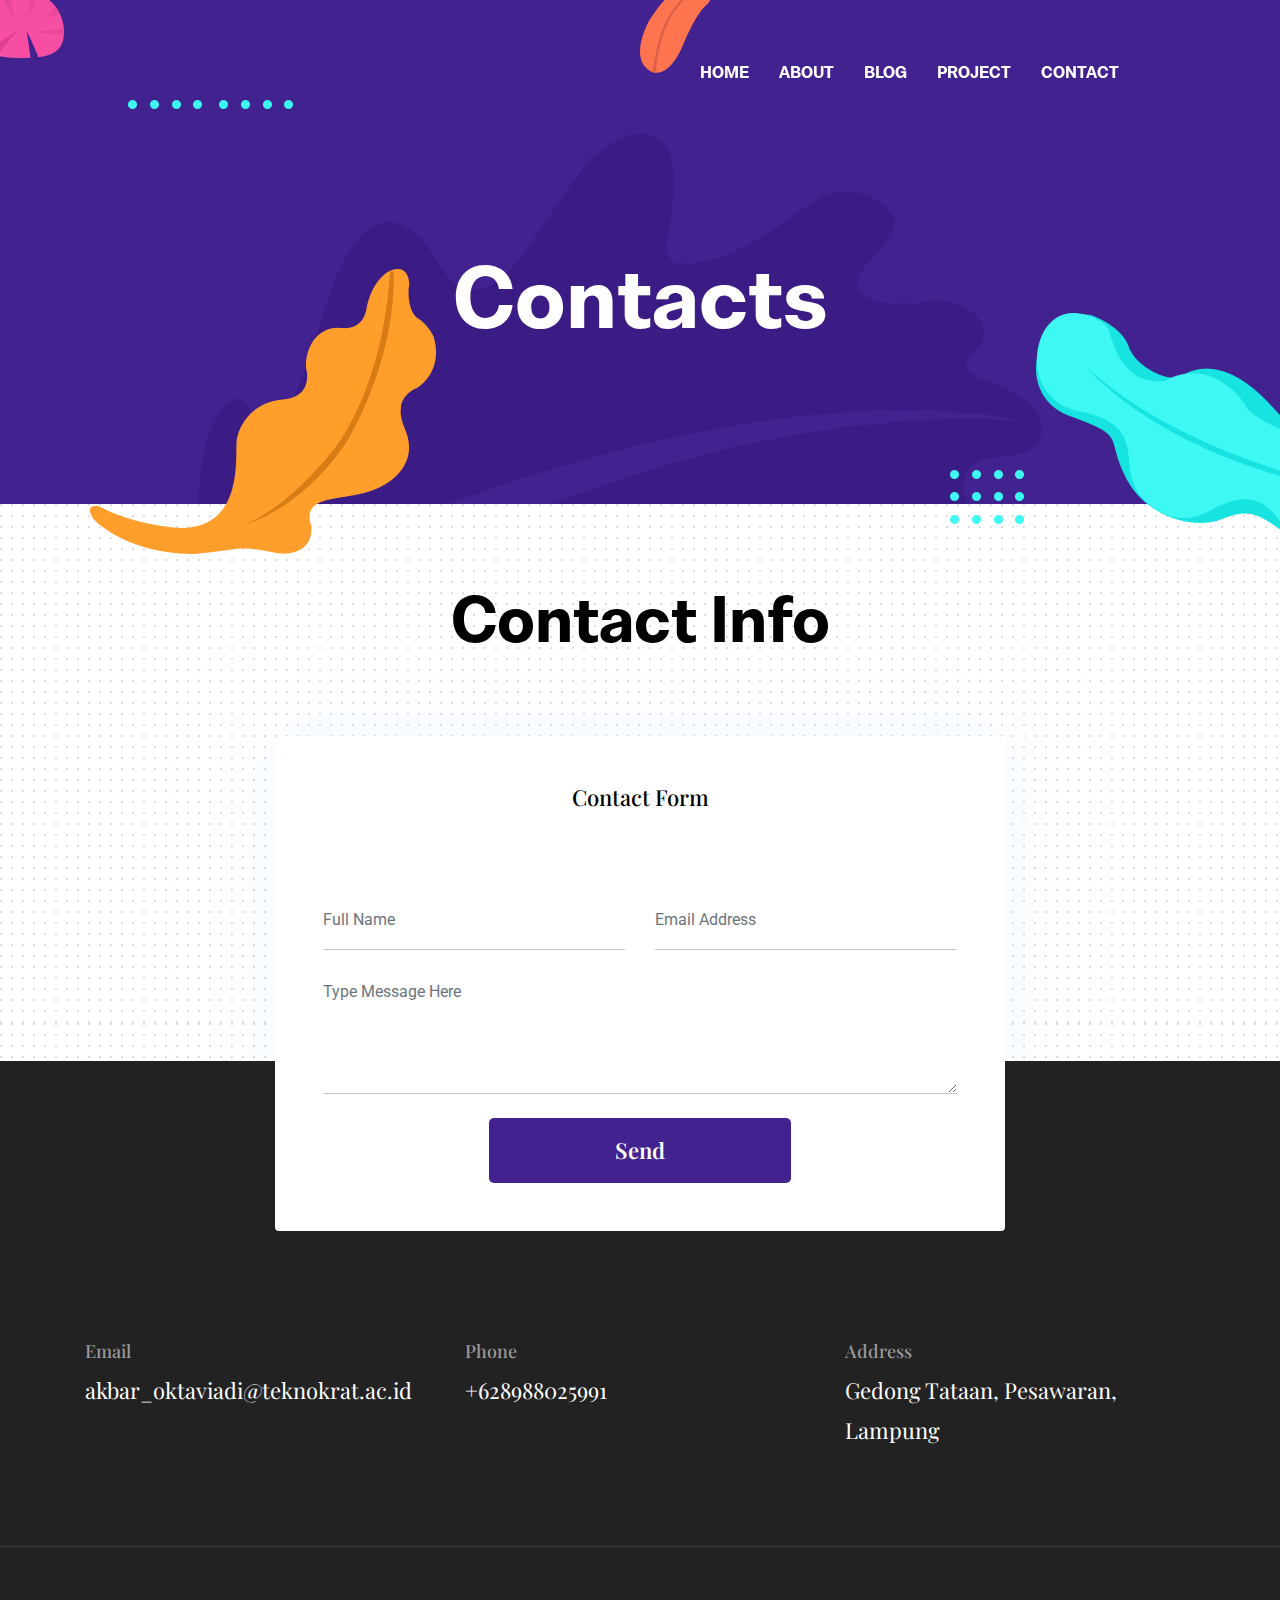
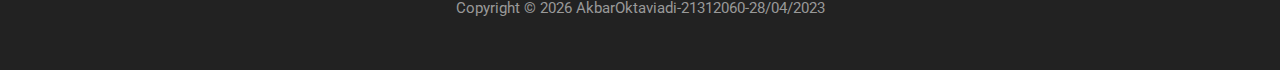
<file: contact.html>
<!DOCTYPE html>
<html lang="zxx">
  <head>
    <meta charset="utf-8" />
    <title>Contact</title>

    <!-- mobile responsive meta -->
    <meta name="viewport" content="width=device-width, initial-scale=1" />
    <meta
      name="viewport"
      content="width=device-width, initial-scale=1, maximum-scale=1"
    />

    <!-- ** Plugins Needed for the Project ** -->
    <!-- Bootstrap -->
    <link rel="stylesheet" href="plugins/bootstrap/bootstrap.min.css" />
    <!-- slick slider -->
    <link rel="stylesheet" href="plugins/slick/slick.css" />
    <!-- themefy-icon -->
    <link rel="stylesheet" href="plugins/themify-icons/themify-icons.css" />

    <!-- Main Stylesheet -->
    <link href="css/style.css" rel="stylesheet" />

    <!--Favicon-->
    <link rel="shortcut icon" href="images/favicon.ico" type="image/x-icon" />
    <link rel="icon" href="images/favicon.ico" type="image/x-icon" />
  </head>

  <body>
    <header class="navigation fixed-top">
      <nav class="navbar navbar-expand-lg navbar-dark">
        <button
          class="navbar-toggler"
          type="button"
          data-toggle="collapse"
          data-target="#navigation"
          aria-controls="navigation"
          aria-expanded="false"
          aria-label="Toggle navigation"
        >
          <span class="navbar-toggler-icon"></span>
        </button>

        <div class="collapse navbar-collapse text-center" id="navigation">
          <ul class="navbar-nav ml-auto">
            <li class="nav-item active">
              <a class="nav-link" href="index.html">Home</a>
            </li>
            <li class="nav-item">
              <a class="nav-link" href="about.html">about</a>
            </li>
            <li class="nav-item">
              <a class="nav-link" href="blog.html">Blog</a>
            </li>
            <li class="nav-item">
              <a class="nav-link" href="project.html">Project</a>
            </li>
            <li class="nav-item">
              <a class="nav-link" href="contact.html">Contact</a>
            </li>
          </ul>
        </div>
      </nav>
    </header>

    <!-- page title -->
    <section class="page-title bg-primary position-relative">
      <div class="container">
        <div class="row">
          <div class="col-12 text-center">
            <h1 class="text-white font-tertiary">Contacts</h1>
          </div>
        </div>
      </div>
      <!-- background shapes -->
      <img
        src="images/illustrations/page-title.png"
        alt="illustrations"
        class="bg-shape-1 w-100"
      />
      <img
        src="images/illustrations/leaf-pink-round.png"
        alt="illustrations"
        class="bg-shape-2"
      />
      <img
        src="images/illustrations/dots-cyan.png"
        alt="illustrations"
        class="bg-shape-3"
      />
      <img
        src="images/illustrations/leaf-orange.png"
        alt="illustrations"
        class="bg-shape-4"
      />
      <img
        src="images/illustrations/leaf-yellow.png"
        alt="illustrations"
        class="bg-shape-5"
      />
      <img
        src="images/illustrations/dots-group-cyan.png"
        alt="illustrations"
        class="bg-shape-6"
      />
      <img
        src="images/illustrations/leaf-cyan-lg.png"
        alt="illustrations"
        class="bg-shape-7"
      />
    </section>
    <!-- /page title -->

    <!-- contact -->
    <section
      class="section section-on-footer"
      data-background="images/backgrounds/bg-dots.png"
    >
      <div class="container">
        <div class="row">
          <div class="col-12 text-center">
            <h2 class="section-title">Contact Info</h2>
          </div>
          <div class="col-lg-8 mx-auto">
            <div class="bg-white rounded text-center p-5 shadow-down">
              <h4 class="mb-80">Contact Form</h4>
              <form action="#" class="row">
                <div class="col-md-6">
                  <input
                    type="text"
                    id="name"
                    name="name"
                    placeholder="Full Name"
                    class="form-control px-0 mb-4"
                  />
                </div>
                <div class="col-md-6">
                  <input
                    type="email"
                    id="email"
                    name="email"
                    placeholder="Email Address"
                    class="form-control px-0 mb-4"
                  />
                </div>
                <div class="col-12">
                  <textarea
                    name="message"
                    id="message"
                    class="form-control px-0 mb-4"
                    placeholder="Type Message Here"
                  ></textarea>
                </div>
                <div class="col-lg-6 col-10 mx-auto">
                  <button class="btn btn-primary w-100">send</button>
                </div>
              </form>
            </div>
          </div>
        </div>
      </div>
    </section>
    <!-- /contact -->

    <!-- footer -->
    <footer class="bg-dark footer-section">
      <div class="section">
        <div class="container">
          <div class="row">
            <div class="col-md-4">
              <h5 class="text-light">Email</h5>
              <p class="text-white paragraph-lg font-secondary">
                akbar_oktaviadi@teknokrat.ac.id
              </p>
            </div>
            <div class="col-md-4">
              <h5 class="text-light">Phone</h5>
              <p class="text-white paragraph-lg font-secondary">
                +628988025991
              </p>
            </div>
            <div class="col-md-4">
              <h5 class="text-light">Address</h5>
              <p class="text-white paragraph-lg font-secondary">
                Gedong Tataan, Pesawaran, Lampung
              </p>
            </div>
          </div>
        </div>
      </div>
      <div class="border-top text-center border-dark py-5">
        <p class="mb-0 text-light">
          Copyright ©
          <script>
            var CurrentYear = new Date().getFullYear();
            document.write(CurrentYear);
          </script>
          AkbarOktaviadi-21312060-28/04/2023
        </p>
      </div>
    </footer>
    <!-- /footer -->

    <!-- jQuery -->
    <script src="plugins/jQuery/jquery.min.js"></script>
    <!-- Bootstrap JS -->
    <script src="plugins/bootstrap/bootstrap.min.js"></script>
    <!-- slick slider -->
    <script src="plugins/slick/slick.min.js"></script>
    <!-- filter -->
    <script src="plugins/shuffle/shuffle.min.js"></script>

    <!-- Main Script -->
    <script src="js/script.js"></script>
  </body>
</html>
</file>
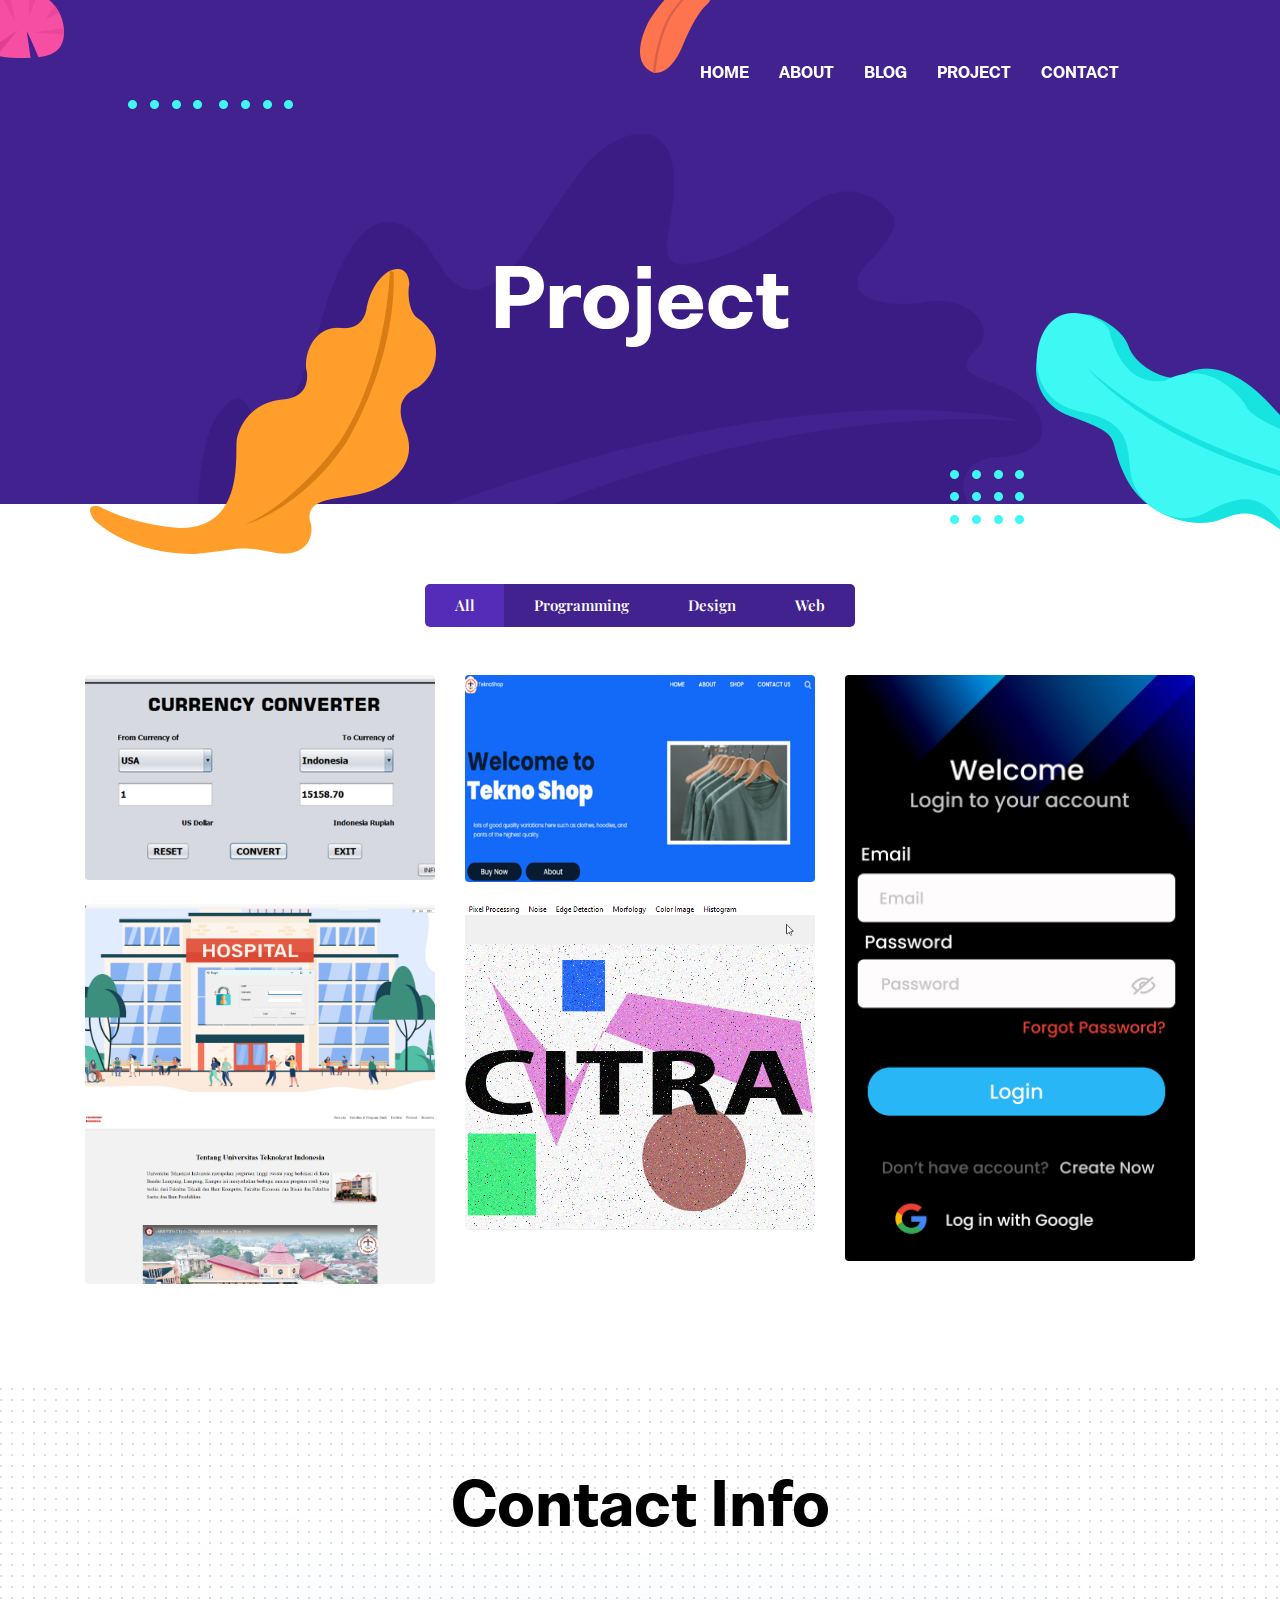
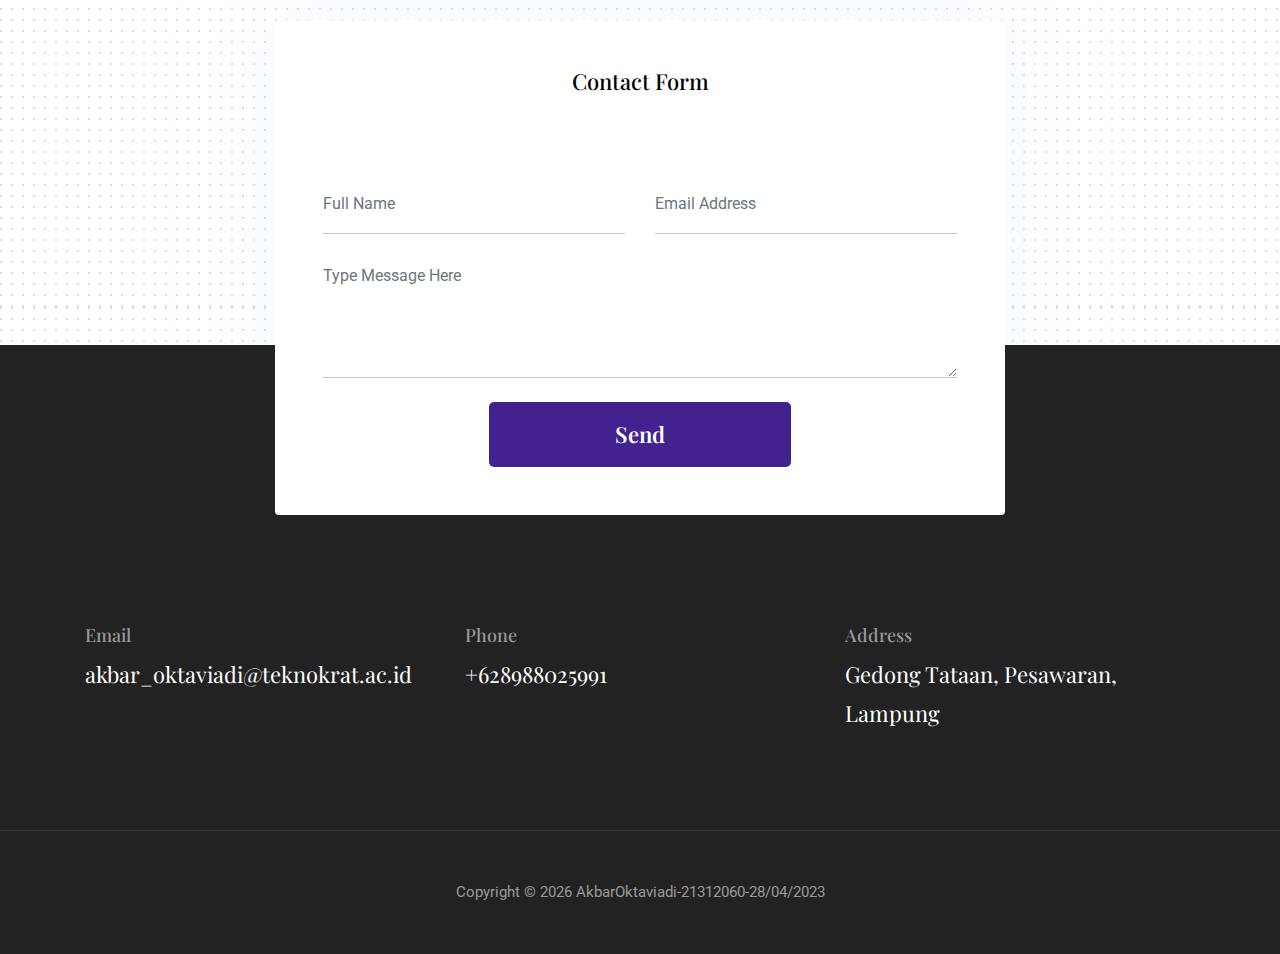
<file: project.html>
<!DOCTYPE html>
<html lang="zxx">
  <head>
    <meta charset="utf-8" />
    <title>Project</title>

    <!-- mobile responsive meta -->
    <meta name="viewport" content="width=device-width, initial-scale=1" />
    <meta
      name="viewport"
      content="width=device-width, initial-scale=1, maximum-scale=1"
    />

    <!-- ** Plugins Needed for the Project ** -->
    <!-- Bootstrap -->
    <link rel="stylesheet" href="plugins/bootstrap/bootstrap.min.css" />
    <!-- slick slider -->
    <link rel="stylesheet" href="plugins/slick/slick.css" />
    <!-- themefy-icon -->
    <link rel="stylesheet" href="plugins/themify-icons/themify-icons.css" />

    <!-- Main Stylesheet -->
    <link href="css/style.css" rel="stylesheet" />

    <!--Favicon-->
    <link rel="shortcut icon" href="images/favicon.ico" type="image/x-icon" />
    <link rel="icon" href="images/favicon.ico" type="image/x-icon" />
  </head>

  <body>
    <header class="navigation fixed-top">
      <nav class="navbar navbar-expand-lg navbar-dark">
        <button
          class="navbar-toggler"
          type="button"
          data-toggle="collapse"
          data-target="#navigation"
          aria-controls="navigation"
          aria-expanded="false"
          aria-label="Toggle navigation"
        >
          <span class="navbar-toggler-icon"></span>
        </button>

        <div class="collapse navbar-collapse text-center" id="navigation">
          <ul class="navbar-nav ml-auto">
            <li class="nav-item active">
              <a class="nav-link" href="index.html">Home</a>
            </li>
            <li class="nav-item">
              <a class="nav-link" href="about.html">about</a>
            </li>
            <li class="nav-item">
              <a class="nav-link" href="blog.html">Blog</a>
            </li>
            <li class="nav-item">
              <a class="nav-link" href="project.html">Project</a>
            </li>
            <li class="nav-item">
              <a class="nav-link" href="contact.html">Contact</a>
            </li>
          </ul>
        </div>
      </nav>
    </header>

    <!-- page title -->
    <section class="page-title bg-primary position-relative">
      <div class="container">
        <div class="row">
          <div class="col-12 text-center">
            <h1 class="text-white font-tertiary">Project</h1>
          </div>
        </div>
      </div>
      <!-- background shapes -->
      <img
        src="images/illustrations/page-title.png"
        alt="illustrations"
        class="bg-shape-1 w-100"
      />
      <img
        src="images/illustrations/leaf-pink-round.png"
        alt="illustrations"
        class="bg-shape-2"
      />
      <img
        src="images/illustrations/dots-cyan.png"
        alt="illustrations"
        class="bg-shape-3"
      />
      <img
        src="images/illustrations/leaf-orange.png"
        alt="illustrations"
        class="bg-shape-4"
      />
      <img
        src="images/illustrations/leaf-yellow.png"
        alt="illustrations"
        class="bg-shape-5"
      />
      <img
        src="images/illustrations/dots-group-cyan.png"
        alt="illustrations"
        class="bg-shape-6"
      />
      <img
        src="images/illustrations/leaf-cyan-lg.png"
        alt="illustrations"
        class="bg-shape-7"
      />
    </section>
    <!-- /page title -->

    <!-- portfolio -->
    <section class="section">
      <div class="container">
        <div class="row mb-5">
          <div class="col-12">
            <div
              class="btn-group btn-group-toggle justify-content-center d-flex"
              data-toggle="buttons"
            >
              <label class="btn btn-sm btn-primary active">
                <input
                  type="radio"
                  name="shuffle-filter"
                  value="all"
                  checked="checked"
                />All
              </label>
              <label class="btn btn-sm btn-primary">
                <input
                  type="radio"
                  name="shuffle-filter"
                  value="programming"
                />Programming
              </label>
              <label class="btn btn-sm btn-primary">
                <input
                  type="radio"
                  name="shuffle-filter"
                  value="design"
                />Design
              </label>
              <label class="btn btn-sm btn-primary">
                <input type="radio" name="shuffle-filter" value="web" />Web
              </label>
            </div>
          </div>
        </div>
        <div class="row shuffle-wrapper">
          <div
            class="col-lg-4 col-6 mb-4 shuffle-item"
            data-groups='["programming",""]'
          >
            <div class="position-relative rounded hover-wrapper">
              <img
                src="images/portfolio/project1.png"
                alt="portfolio-image"
                class="img-fluid rounded w-100 d-block"
              />
              <div class="hover-overlay">
                <div class="hover-content">
                  <a class="btn btn-light btn-sm" href="#">view project</a>
                </div>
              </div>
            </div>
          </div>
          <div class="col-lg-4 col-6 mb-4 shuffle-item" data-groups='["web"]'>
            <div class="position-relative rounded hover-wrapper">
              <img
                src="images/portfolio/project2.png"
                alt="portfolio-image"
                class="img-fluid rounded w-100 d-block"
              />
              <div class="hover-overlay">
                <div class="hover-content">
                  <a class="btn btn-light btn-sm" href="#">view project</a>
                </div>
              </div>
            </div>
          </div>
          <div
            class="col-lg-4 col-6 mb-4 shuffle-item"
            data-groups='["design"]'
          >
            <div class="position-relative rounded hover-wrapper">
              <img
                src="images/portfolio/project3.png"
                alt="portfolio-image"
                class="img-fluid rounded w-100 d-block"
              />
              <div class="hover-overlay">
                <div class="hover-content">
                  <a class="btn btn-light btn-sm" href="#">view project</a>
                </div>
              </div>
            </div>
          </div>
          <div
            class="col-lg-4 col-6 mb-4 shuffle-item"
            data-groups='["programming","design"]'
          >
            <div class="position-relative rounded hover-wrapper">
              <img
                src="images/portfolio/project4.png"
                alt="portfolio-image"
                class="img-fluid rounded w-100 d-block"
              />
              <div class="hover-overlay">
                <div class="hover-content">
                  <a class="btn btn-light btn-sm" href="#">view project</a>
                </div>
              </div>
            </div>
          </div>
          <div
            class="col-lg-4 col-6 mb-4 shuffle-item"
            data-groups='["programming"]'
          >
            <div class="position-relative rounded hover-wrapper">
              <img
                src="images/portfolio/project5.png"
                alt="portfolio-image"
                class="img-fluid rounded w-100 d-block"
              />
              <div class="hover-overlay">
                <div class="hover-content">
                  <a class="btn btn-light btn-sm" href="#">view project</a>
                </div>
              </div>
            </div>
          </div>
          <div class="col-lg-4 col-6 mb-4 shuffle-item" data-groups='["web"]'>
            <div class="position-relative rounded hover-wrapper">
              <img
                src="images/portfolio/project6.png"
                alt="portfolio-image"
                class="img-fluid rounded w-100 d-block"
              />
              <div class="hover-overlay">
                <div class="hover-content">
                  <a class="btn btn-light btn-sm" href="#">view project</a>
                </div>
              </div>
            </div>
          </div>
        </div>
      </div>
    </section>
    <!-- /portfolio -->

    <!-- contact -->
    <section
      class="section section-on-footer"
      data-background="images/backgrounds/bg-dots.png"
    >
      <div class="container">
        <div class="row">
          <div class="col-12 text-center">
            <h2 class="section-title">Contact Info</h2>
          </div>
          <div class="col-lg-8 mx-auto">
            <div class="bg-white rounded text-center p-5 shadow-down">
              <h4 class="mb-80">Contact Form</h4>
              <form action="#" class="row">
                <div class="col-md-6">
                  <input
                    type="text"
                    id="name"
                    name="name"
                    placeholder="Full Name"
                    class="form-control px-0 mb-4"
                  />
                </div>
                <div class="col-md-6">
                  <input
                    type="email"
                    id="email"
                    name="email"
                    placeholder="Email Address"
                    class="form-control px-0 mb-4"
                  />
                </div>
                <div class="col-12">
                  <textarea
                    name="message"
                    id="message"
                    class="form-control px-0 mb-4"
                    placeholder="Type Message Here"
                  ></textarea>
                </div>
                <div class="col-lg-6 col-10 mx-auto">
                  <button class="btn btn-primary w-100">send</button>
                </div>
              </form>
            </div>
          </div>
        </div>
      </div>
    </section>
    <!-- /contact -->

    <!-- footer -->
    <footer class="bg-dark footer-section">
      <div class="section">
        <div class="container">
          <div class="row">
            <div class="col-md-4">
              <h5 class="text-light">Email</h5>
              <p class="text-white paragraph-lg font-secondary">
                akbar_oktaviadi@teknokrat.ac.id
              </p>
            </div>
            <div class="col-md-4">
              <h5 class="text-light">Phone</h5>
              <p class="text-white paragraph-lg font-secondary">
                +628988025991
              </p>
            </div>
            <div class="col-md-4">
              <h5 class="text-light">Address</h5>
              <p class="text-white paragraph-lg font-secondary">
                Gedong Tataan, Pesawaran, Lampung
              </p>
            </div>
          </div>
        </div>
      </div>
      <div class="border-top text-center border-dark py-5">
        <p class="mb-0 text-light">
          Copyright ©
          <script>
            var CurrentYear = new Date().getFullYear();
            document.write(CurrentYear);
          </script>
          AkbarOktaviadi-21312060-28/04/2023
        </p>
      </div>
    </footer>
    <!-- /footer -->

    <!-- jQuery -->
    <script src="plugins/jQuery/jquery.min.js"></script>
    <!-- Bootstrap JS -->
    <script src="plugins/bootstrap/bootstrap.min.js"></script>
    <!-- slick slider -->
    <script src="plugins/slick/slick.min.js"></script>
    <!-- filter -->
    <script src="plugins/shuffle/shuffle.min.js"></script>

    <!-- Main Script -->
    <script src="js/script.js"></script>
  </body>
</html>
</file>
<file: plugins/themify-icons/themify-icons.css>
@font-face{font-family:themify;src:url(fonts/themify.eot?-fvbane);src:url(fonts/themify.eot?#iefix-fvbane) format('embedded-opentype'),url(fonts/themify.woff?-fvbane) format('woff'),url(fonts/themify.ttf?-fvbane) format('truetype'),url(fonts/themify.svg?-fvbane#themify) format('svg');font-weight:400;font-style:normal}[class*=" ti-"],[class^=ti-]{font-family:themify;speak:none;font-style:normal;font-weight:400;font-variant:normal;text-transform:none;line-height:1;-webkit-font-smoothing:antialiased;-moz-osx-font-smoothing:grayscale}.ti-wand:before{content:"\e600"}.ti-volume:before{content:"\e601"}.ti-user:before{content:"\e602"}.ti-unlock:before{content:"\e603"}.ti-unlink:before{content:"\e604"}.ti-trash:before{content:"\e605"}.ti-thought:before{content:"\e606"}.ti-target:before{content:"\e607"}.ti-tag:before{content:"\e608"}.ti-tablet:before{content:"\e609"}.ti-star:before{content:"\e60a"}.ti-spray:before{content:"\e60b"}.ti-signal:before{content:"\e60c"}.ti-shopping-cart:before{content:"\e60d"}.ti-shopping-cart-full:before{content:"\e60e"}.ti-settings:before{content:"\e60f"}.ti-search:before{content:"\e610"}.ti-zoom-in:before{content:"\e611"}.ti-zoom-out:before{content:"\e612"}.ti-cut:before{content:"\e613"}.ti-ruler:before{content:"\e614"}.ti-ruler-pencil:before{content:"\e615"}.ti-ruler-alt:before{content:"\e616"}.ti-bookmark:before{content:"\e617"}.ti-bookmark-alt:before{content:"\e618"}.ti-reload:before{content:"\e619"}.ti-plus:before{content:"\e61a"}.ti-pin:before{content:"\e61b"}.ti-pencil:before{content:"\e61c"}.ti-pencil-alt:before{content:"\e61d"}.ti-paint-roller:before{content:"\e61e"}.ti-paint-bucket:before{content:"\e61f"}.ti-na:before{content:"\e620"}.ti-mobile:before{content:"\e621"}.ti-minus:before{content:"\e622"}.ti-medall:before{content:"\e623"}.ti-medall-alt:before{content:"\e624"}.ti-marker:before{content:"\e625"}.ti-marker-alt:before{content:"\e626"}.ti-arrow-up:before{content:"\e627"}.ti-arrow-right:before{content:"\e628"}.ti-arrow-left:before{content:"\e629"}.ti-arrow-down:before{content:"\e62a"}.ti-lock:before{content:"\e62b"}.ti-location-arrow:before{content:"\e62c"}.ti-link:before{content:"\e62d"}.ti-layout:before{content:"\e62e"}.ti-layers:before{content:"\e62f"}.ti-layers-alt:before{content:"\e630"}.ti-key:before{content:"\e631"}.ti-import:before{content:"\e632"}.ti-image:before{content:"\e633"}.ti-heart:before{content:"\e634"}.ti-heart-broken:before{content:"\e635"}.ti-hand-stop:before{content:"\e636"}.ti-hand-open:before{content:"\e637"}.ti-hand-drag:before{content:"\e638"}.ti-folder:before{content:"\e639"}.ti-flag:before{content:"\e63a"}.ti-flag-alt:before{content:"\e63b"}.ti-flag-alt-2:before{content:"\e63c"}.ti-eye:before{content:"\e63d"}.ti-export:before{content:"\e63e"}.ti-exchange-vertical:before{content:"\e63f"}.ti-desktop:before{content:"\e640"}.ti-cup:before{content:"\e641"}.ti-crown:before{content:"\e642"}.ti-comments:before{content:"\e643"}.ti-comment:before{content:"\e644"}.ti-comment-alt:before{content:"\e645"}.ti-close:before{content:"\e646"}.ti-clip:before{content:"\e647"}.ti-angle-up:before{content:"\e648"}.ti-angle-right:before{content:"\e649"}.ti-angle-left:before{content:"\e64a"}.ti-angle-down:before{content:"\e64b"}.ti-check:before{content:"\e64c"}.ti-check-box:before{content:"\e64d"}.ti-camera:before{content:"\e64e"}.ti-announcement:before{content:"\e64f"}.ti-brush:before{content:"\e650"}.ti-briefcase:before{content:"\e651"}.ti-bolt:before{content:"\e652"}.ti-bolt-alt:before{content:"\e653"}.ti-blackboard:before{content:"\e654"}.ti-bag:before{content:"\e655"}.ti-move:before{content:"\e656"}.ti-arrows-vertical:before{content:"\e657"}.ti-arrows-horizontal:before{content:"\e658"}.ti-fullscreen:before{content:"\e659"}.ti-arrow-top-right:before{content:"\e65a"}.ti-arrow-top-left:before{content:"\e65b"}.ti-arrow-circle-up:before{content:"\e65c"}.ti-arrow-circle-right:before{content:"\e65d"}.ti-arrow-circle-left:before{content:"\e65e"}.ti-arrow-circle-down:before{content:"\e65f"}.ti-angle-double-up:before{content:"\e660"}.ti-angle-double-right:before{content:"\e661"}.ti-angle-double-left:before{content:"\e662"}.ti-angle-double-down:before{content:"\e663"}.ti-zip:before{content:"\e664"}.ti-world:before{content:"\e665"}.ti-wheelchair:before{content:"\e666"}.ti-view-list:before{content:"\e667"}.ti-view-list-alt:before{content:"\e668"}.ti-view-grid:before{content:"\e669"}.ti-uppercase:before{content:"\e66a"}.ti-upload:before{content:"\e66b"}.ti-underline:before{content:"\e66c"}.ti-truck:before{content:"\e66d"}.ti-timer:before{content:"\e66e"}.ti-ticket:before{content:"\e66f"}.ti-thumb-up:before{content:"\e670"}.ti-thumb-down:before{content:"\e671"}.ti-text:before{content:"\e672"}.ti-stats-up:before{content:"\e673"}.ti-stats-down:before{content:"\e674"}.ti-split-v:before{content:"\e675"}.ti-split-h:before{content:"\e676"}.ti-smallcap:before{content:"\e677"}.ti-shine:before{content:"\e678"}.ti-shift-right:before{content:"\e679"}.ti-shift-left:before{content:"\e67a"}.ti-shield:before{content:"\e67b"}.ti-notepad:before{content:"\e67c"}.ti-server:before{content:"\e67d"}.ti-quote-right:before{content:"\e67e"}.ti-quote-left:before{content:"\e67f"}.ti-pulse:before{content:"\e680"}.ti-printer:before{content:"\e681"}.ti-power-off:before{content:"\e682"}.ti-plug:before{content:"\e683"}.ti-pie-chart:before{content:"\e684"}.ti-paragraph:before{content:"\e685"}.ti-panel:before{content:"\e686"}.ti-package:before{content:"\e687"}.ti-music:before{content:"\e688"}.ti-music-alt:before{content:"\e689"}.ti-mouse:before{content:"\e68a"}.ti-mouse-alt:before{content:"\e68b"}.ti-money:before{content:"\e68c"}.ti-microphone:before{content:"\e68d"}.ti-menu:before{content:"\e68e"}.ti-menu-alt:before{content:"\e68f"}.ti-map:before{content:"\e690"}.ti-map-alt:before{content:"\e691"}.ti-loop:before{content:"\e692"}.ti-location-pin:before{content:"\e693"}.ti-list:before{content:"\e694"}.ti-light-bulb:before{content:"\e695"}.ti-Italic:before{content:"\e696"}.ti-info:before{content:"\e697"}.ti-infinite:before{content:"\e698"}.ti-id-badge:before{content:"\e699"}.ti-hummer:before{content:"\e69a"}.ti-home:before{content:"\e69b"}.ti-help:before{content:"\e69c"}.ti-headphone:before{content:"\e69d"}.ti-harddrives:before{content:"\e69e"}.ti-harddrive:before{content:"\e69f"}.ti-gift:before{content:"\e6a0"}.ti-game:before{content:"\e6a1"}.ti-filter:before{content:"\e6a2"}.ti-files:before{content:"\e6a3"}.ti-file:before{content:"\e6a4"}.ti-eraser:before{content:"\e6a5"}.ti-envelope:before{content:"\e6a6"}.ti-download:before{content:"\e6a7"}.ti-direction:before{content:"\e6a8"}.ti-direction-alt:before{content:"\e6a9"}.ti-dashboard:before{content:"\e6aa"}.ti-control-stop:before{content:"\e6ab"}.ti-control-shuffle:before{content:"\e6ac"}.ti-control-play:before{content:"\e6ad"}.ti-control-pause:before{content:"\e6ae"}.ti-control-forward:before{content:"\e6af"}.ti-control-backward:before{content:"\e6b0"}.ti-cloud:before{content:"\e6b1"}.ti-cloud-up:before{content:"\e6b2"}.ti-cloud-down:before{content:"\e6b3"}.ti-clipboard:before{content:"\e6b4"}.ti-car:before{content:"\e6b5"}.ti-calendar:before{content:"\e6b6"}.ti-book:before{content:"\e6b7"}.ti-bell:before{content:"\e6b8"}.ti-basketball:before{content:"\e6b9"}.ti-bar-chart:before{content:"\e6ba"}.ti-bar-chart-alt:before{content:"\e6bb"}.ti-back-right:before{content:"\e6bc"}.ti-back-left:before{content:"\e6bd"}.ti-arrows-corner:before{content:"\e6be"}.ti-archive:before{content:"\e6bf"}.ti-anchor:before{content:"\e6c0"}.ti-align-right:before{content:"\e6c1"}.ti-align-left:before{content:"\e6c2"}.ti-align-justify:before{content:"\e6c3"}.ti-align-center:before{content:"\e6c4"}.ti-alert:before{content:"\e6c5"}.ti-alarm-clock:before{content:"\e6c6"}.ti-agenda:before{content:"\e6c7"}.ti-write:before{content:"\e6c8"}.ti-window:before{content:"\e6c9"}.ti-widgetized:before{content:"\e6ca"}.ti-widget:before{content:"\e6cb"}.ti-widget-alt:before{content:"\e6cc"}.ti-wallet:before{content:"\e6cd"}.ti-video-clapper:before{content:"\e6ce"}.ti-video-camera:before{content:"\e6cf"}.ti-vector:before{content:"\e6d0"}.ti-themify-logo:before{content:"\e6d1"}.ti-themify-favicon:before{content:"\e6d2"}.ti-themify-favicon-alt:before{content:"\e6d3"}.ti-support:before{content:"\e6d4"}.ti-stamp:before{content:"\e6d5"}.ti-split-v-alt:before{content:"\e6d6"}.ti-slice:before{content:"\e6d7"}.ti-shortcode:before{content:"\e6d8"}.ti-shift-right-alt:before{content:"\e6d9"}.ti-shift-left-alt:before{content:"\e6da"}.ti-ruler-alt-2:before{content:"\e6db"}.ti-receipt:before{content:"\e6dc"}.ti-pin2:before{content:"\e6dd"}.ti-pin-alt:before{content:"\e6de"}.ti-pencil-alt2:before{content:"\e6df"}.ti-palette:before{content:"\e6e0"}.ti-more:before{content:"\e6e1"}.ti-more-alt:before{content:"\e6e2"}.ti-microphone-alt:before{content:"\e6e3"}.ti-magnet:before{content:"\e6e4"}.ti-line-double:before{content:"\e6e5"}.ti-line-dotted:before{content:"\e6e6"}.ti-line-dashed:before{content:"\e6e7"}.ti-layout-width-full:before{content:"\e6e8"}.ti-layout-width-default:before{content:"\e6e9"}.ti-layout-width-default-alt:before{content:"\e6ea"}.ti-layout-tab:before{content:"\e6eb"}.ti-layout-tab-window:before{content:"\e6ec"}.ti-layout-tab-v:before{content:"\e6ed"}.ti-layout-tab-min:before{content:"\e6ee"}.ti-layout-slider:before{content:"\e6ef"}.ti-layout-slider-alt:before{content:"\e6f0"}.ti-layout-sidebar-right:before{content:"\e6f1"}.ti-layout-sidebar-none:before{content:"\e6f2"}.ti-layout-sidebar-left:before{content:"\e6f3"}.ti-layout-placeholder:before{content:"\e6f4"}.ti-layout-menu:before{content:"\e6f5"}.ti-layout-menu-v:before{content:"\e6f6"}.ti-layout-menu-separated:before{content:"\e6f7"}.ti-layout-menu-full:before{content:"\e6f8"}.ti-layout-media-right-alt:before{content:"\e6f9"}.ti-layout-media-right:before{content:"\e6fa"}.ti-layout-media-overlay:before{content:"\e6fb"}.ti-layout-media-overlay-alt:before{content:"\e6fc"}.ti-layout-media-overlay-alt-2:before{content:"\e6fd"}.ti-layout-media-left-alt:before{content:"\e6fe"}.ti-layout-media-left:before{content:"\e6ff"}.ti-layout-media-center-alt:before{content:"\e700"}.ti-layout-media-center:before{content:"\e701"}.ti-layout-list-thumb:before{content:"\e702"}.ti-layout-list-thumb-alt:before{content:"\e703"}.ti-layout-list-post:before{content:"\e704"}.ti-layout-list-large-image:before{content:"\e705"}.ti-layout-line-solid:before{content:"\e706"}.ti-layout-grid4:before{content:"\e707"}.ti-layout-grid3:before{content:"\e708"}.ti-layout-grid2:before{content:"\e709"}.ti-layout-grid2-thumb:before{content:"\e70a"}.ti-layout-cta-right:before{content:"\e70b"}.ti-layout-cta-left:before{content:"\e70c"}.ti-layout-cta-center:before{content:"\e70d"}.ti-layout-cta-btn-right:before{content:"\e70e"}.ti-layout-cta-btn-left:before{content:"\e70f"}.ti-layout-column4:before{content:"\e710"}.ti-layout-column3:before{content:"\e711"}.ti-layout-column2:before{content:"\e712"}.ti-layout-accordion-separated:before{content:"\e713"}.ti-layout-accordion-merged:before{content:"\e714"}.ti-layout-accordion-list:before{content:"\e715"}.ti-ink-pen:before{content:"\e716"}.ti-info-alt:before{content:"\e717"}.ti-help-alt:before{content:"\e718"}.ti-headphone-alt:before{content:"\e719"}.ti-hand-point-up:before{content:"\e71a"}.ti-hand-point-right:before{content:"\e71b"}.ti-hand-point-left:before{content:"\e71c"}.ti-hand-point-down:before{content:"\e71d"}.ti-gallery:before{content:"\e71e"}.ti-face-smile:before{content:"\e71f"}.ti-face-sad:before{content:"\e720"}.ti-credit-card:before{content:"\e721"}.ti-control-skip-forward:before{content:"\e722"}.ti-control-skip-backward:before{content:"\e723"}.ti-control-record:before{content:"\e724"}.ti-control-eject:before{content:"\e725"}.ti-comments-smiley:before{content:"\e726"}.ti-brush-alt:before{content:"\e727"}.ti-youtube:before{content:"\e728"}.ti-vimeo:before{content:"\e729"}.ti-twitter:before{content:"\e72a"}.ti-time:before{content:"\e72b"}.ti-tumblr:before{content:"\e72c"}.ti-skype:before{content:"\e72d"}.ti-share:before{content:"\e72e"}.ti-share-alt:before{content:"\e72f"}.ti-rocket:before{content:"\e730"}.ti-pinterest:before{content:"\e731"}.ti-new-window:before{content:"\e732"}.ti-microsoft:before{content:"\e733"}.ti-list-ol:before{content:"\e734"}.ti-linkedin:before{content:"\e735"}.ti-layout-sidebar-2:before{content:"\e736"}.ti-layout-grid4-alt:before{content:"\e737"}.ti-layout-grid3-alt:before{content:"\e738"}.ti-layout-grid2-alt:before{content:"\e739"}.ti-layout-column4-alt:before{content:"\e73a"}.ti-layout-column3-alt:before{content:"\e73b"}.ti-layout-column2-alt:before{content:"\e73c"}.ti-instagram:before{content:"\e73d"}.ti-google:before{content:"\e73e"}.ti-github:before{content:"\e73f"}.ti-flickr:before{content:"\e740"}.ti-facebook:before{content:"\e741"}.ti-dropbox:before{content:"\e742"}.ti-dribbble:before{content:"\e743"}.ti-apple:before{content:"\e744"}.ti-android:before{content:"\e745"}.ti-save:before{content:"\e746"}.ti-save-alt:before{content:"\e747"}.ti-yahoo:before{content:"\e748"}.ti-wordpress:before{content:"\e749"}.ti-vimeo-alt:before{content:"\e74a"}.ti-twitter-alt:before{content:"\e74b"}.ti-tumblr-alt:before{content:"\e74c"}.ti-trello:before{content:"\e74d"}.ti-stack-overflow:before{content:"\e74e"}.ti-soundcloud:before{content:"\e74f"}.ti-sharethis:before{content:"\e750"}.ti-sharethis-alt:before{content:"\e751"}.ti-reddit:before{content:"\e752"}.ti-pinterest-alt:before{content:"\e753"}.ti-microsoft-alt:before{content:"\e754"}.ti-linux:before{content:"\e755"}.ti-jsfiddle:before{content:"\e756"}.ti-joomla:before{content:"\e757"}.ti-html5:before{content:"\e758"}.ti-flickr-alt:before{content:"\e759"}.ti-email:before{content:"\e75a"}.ti-drupal:before{content:"\e75b"}.ti-dropbox-alt:before{content:"\e75c"}.ti-css3:before{content:"\e75d"}.ti-rss:before{content:"\e75e"}.ti-rss-alt:before{content:"\e75f"}
</file>
<file: css/style.css>
/*!------------------------------------------------------------------
[MAIN STYLESHEET]

PROJECT:	Project Name
VERSION:	Versoin Number
-------------------------------------------------------------------*/
/*------------------------------------------------------------------
[TABLE OF CONTENTS]
-------------------------------------------------------------------*/
/*  typography */
@import url("https://fonts.googleapis.com/css?family=Playfair+Display:400,700|Roboto:300,400,500,700");
@font-face {
  font-family: 'BwNistaInt-xBd';
  src: url("../plugins/fonts/BwNistaInt-xBd.woff") format("woff");
  font-style: normal;
  font-display: swap;
}

body {
  line-height: 1.2;
  font-family: "Roboto", sans-serif;
  -webkit-font-smoothing: antialiased;
  font-size: 15px;
  color: #4c4c4c;
}

p, .paragraph {
  font-weight: 400;
  color: #4c4c4c;
  font-size: 15px;
  line-height: 1.8;
  font-family: "Roboto", sans-serif;
}

p-lg, .paragraph-lg {
  font-size: 22px;
}

h1, h2, h3, h4, h5, h6 {
  color: #000;
  font-family: "Playfair Display", serif;
  line-height: 1.2;
}

h1, .h1 {
  font-size: 80px;
}

@media (max-width: 991px) {
  h1, .h1 {
    font-size: 65px;
  }
}

h2, .h2 {
  font-size: 60px;
}

@media (max-width: 991px) {
  h2, .h2 {
    font-size: 50px;
  }
}

h3, .h3 {
  font-size: 40px;
}

h4, .h4 {
  font-size: 22px;
}

h5, .h5 {
  font-size: 18px;
}

h6, .h6 {
  font-size: 14px;
}

/* Button style */
.btn {
  font-size: 22px;
  font-family: "Playfair Display", serif;
  text-transform: capitalize;
  padding: 16px 44px;
  border-radius: 5px;
  font-weight: 600;
  border: 0;
  position: relative;
  z-index: 1;
  transition: .2s ease;
}

.btn:focus {
  outline: 0;
  box-shadow: none !important;
}

.btn:active {
  box-shadow: none;
}

.btn-sm {
  font-size: 15px;
  padding: 10px 30px;
}

.btn-xs {
  padding: 5px 10px;
  font-size: 15px;
}

.btn-primary {
  background: #41228e;
  color: #fff;
}

.btn-primary:active {
  background: #542cb7 !important;
}

.btn-primary:hover {
  background: #542cb7;
}

.btn-primary.focus, .btn-primary.active {
  background: #542cb7 !important;
  box-shadow: none !important;
}

.btn-transparent {
  background: transparent;
  color: #41228e;
  font-weight: bold;
}

.btn-transparent:active, .btn-transparent:hover {
  color: #41228e;
}

body {
  background-color: #fff;
  overflow-x: hidden;
}

::-moz-selection {
  background: #542cb7;
  color: #fff;
}

::selection {
  background: #542cb7;
  color: #fff;
}

/* preloader */
.preloader {
  position: fixed;
  top: 0;
  left: 0;
  right: 0;
  bottom: 0;
  background-color: #fff;
  z-index: 999;
  display: flex;
  align-items: center;
  justify-content: center;
}

ol,
ul {
  list-style-type: none;
  margin: 0px;
}

img {
  vertical-align: middle;
  border: 0;
}

a,
a:hover,
a:focus {
  text-decoration: none;
}

a,
button,
select {
  cursor: pointer;
  transition: .2s ease;
}

a:focus,
button:focus,
select:focus {
  outline: 0;
}

a.text-dark:hover {
  color: #41228e !important;
}

a:hover {
  color: #41228e;
}

.slick-slide {
  outline: 0;
}

.section {
  padding-top: 80px;
  padding-bottom: 80px;
}

.section-title {
  margin-bottom: 80px;
  font-family: "BwNistaInt-xBd";
}

.bg-cover {
  background-size: cover;
  background-position: center center;
  background-repeat: no-repeat;
}

/* overlay */
.overlay {
  position: relative;
}

.overlay::before {
  position: absolute;
  content: '';
  height: 100%;
  width: 100%;
  top: 0;
  left: 0;
  background: #000;
  opacity: .5;
}

.outline-0 {
  outline: 0 !important;
}

.d-unset {
  display: unset !important;
}

.bg-primary {
  background: #41228e !important;
}

.bg-gray {
  background: #eaeaea !important;
}

.text-primary {
  color: #41228e !important;
}

.text-color {
  color: #4c4c4c;
}

.text-dark {
  color: #000 !important;
}

.text-light {
  color: #999999 !important;
}

.mb-10 {
  margin-bottom: 10px !important;
}

.mb-20 {
  margin-bottom: 20px !important;
}

.mb-30 {
  margin-bottom: 30px !important;
}

.mb-40 {
  margin-bottom: 40px !important;
}

.mb-50 {
  margin-bottom: 50px !important;
}

.mb-60 {
  margin-bottom: 60px !important;
}

.mb-70 {
  margin-bottom: 70px !important;
}

.mb-80 {
  margin-bottom: 80px !important;
}

.mb-90 {
  margin-bottom: 90px !important;
}

.mb-100 {
  margin-bottom: 100px !important;
}

.zindex-1 {
  z-index: 1;
}

.rounded-lg {
  border-radius: 15px;
}

.overflow-hidden {
  overflow: hidden;
}

.font-secondary {
  font-family: "Playfair Display", serif !important;
}

.font-tertiary {
  font-family: "BwNistaInt-xBd" !important;
}

.shadow {
  box-shadow: 0px 18px 39.1px 6.9px rgba(224, 241, 255, 0.34) !important;
}

.bg-dark {
  background-color: #222222 !important;
}

/* icon */
.icon {
  font-size: 45px;
}

.icon-bg {
  height: 100px;
  width: 100px;
  line-height: 100px;
  text-align: center;
}

.icon-light {
  color: #c8d5ef;
}

/* /icon */
/* slick slider */
.slick-dots {
  text-align: center;
  padding-left: 0;
}

.slick-dots li {
  display: inline-block;
  margin: 2px;
}

.slick-dots li.slick-active button {
  background: #fff;
  width: 25px;
}

.slick-dots li button {
  height: 6px;
  width: 12px;
  background: rgba(255, 255, 255, 0.5);
  color: transparent;
  border-radius: 10px;
  overflow: hidden;
  transition: .2s ease;
  border: 0;
}

/* /slick slider */
/* form */
.form-control {
  border: 0;
  border-radius: 0;
  border-bottom: 1px solid #c7c7c7;
  height: 60px;
}

.form-control:focus {
  border-color: #41228e;
  outline: 0;
  box-shadow: none !important;
}

textarea.form-control {
  height: 120px;
}

/* /form */
/* card */
.card {
  border: 0;
}

.card-header {
  border: 0;
}

.card-footer {
  border: 0;
}

/* /card */
.navigation {
  padding: 40px 130px;
  transition: .3s ease;
}

.navigation.nav-bg {
  background-color: #41228e;
  padding: 15px 100px;
}

@media (max-width: 991px) {
  .navigation.nav-bg {
    padding: 15px 20px;
  }
}

@media (max-width: 991px) {
  .navigation {
    padding: 20px;
    background: #41228e;
  }
}

.navbar .nav-item .nav-link {
  font-family: "BwNistaInt-xBd";
  text-transform: uppercase;
  padding: 15px;
}

.navbar .nav-item.active {
  font-weight: bold;
}

.navbar-dark .navbar-nav .nav-link {
  color: #fff;
}

.hero-area {
  padding: 300px 0 200px;
  position: relative;
}

@media (max-width: 767px) {
  .hero-area {
    padding: 250px 0 150px;
    overflow: hidden;
  }
}

.hero-area h1 {
  position: relative;
  z-index: 2;
}

.layer {
  position: absolute;
  z-index: 1;
}

#l1 {
  bottom: 0;
  left: 0;
}

#l2 {
  top: 190px;
  left: -250px;
}

#l3 {
  top: 200px;
  left: 40%;
}

#l4 {
  top: 200px;
  right: 40%;
}

#l5 {
  top: 100px;
  right: -150px;
}

#l6 {
  bottom: -20px;
  left: 10%;
}

#l7 {
  bottom: 100px;
  left: 20%;
}

#l8 {
  bottom: 160px;
  right: 45%;
}

#l9 {
  bottom: 100px;
  right: -10px;
}

.layer-bg {
  position: absolute;
  bottom: 0;
  left: 0;
}

/* skills */
.progress-wrapper {
  height: 130px;
  overflow: hidden;
}

.wave {
  position: absolute;
  width: 100%;
  height: 100%;
}

.wave::before, .wave::after {
  content: "";
  position: absolute;
  width: 800px;
  height: 800px;
  bottom: 0;
  left: 50%;
  background-color: rgba(255, 255, 255, 0.4);
  border-radius: 45%;
  -webkit-transform: translateX(-50%) rotate(0);
          transform: translateX(-50%) rotate(0);
  -webkit-animation: rotate 6s linear infinite;
          animation: rotate 6s linear infinite;
  z-index: 10;
}

.wave::after {
  border-radius: 47%;
  background-color: rgba(255, 255, 255, 0.9);
  -webkit-transform: translateX(-50%) rotate(0);
          transform: translateX(-50%) rotate(0);
  -webkit-animation: rotate 10s linear -5s infinite;
          animation: rotate 10s linear -5s infinite;
  z-index: 20;
}

@-webkit-keyframes rotate {
  50% {
    -webkit-transform: translateX(-50%) rotate(180deg);
            transform: translateX(-50%) rotate(180deg);
  }
  100% {
    -webkit-transform: translateX(-50%) rotate(360deg);
            transform: translateX(-50%) rotate(360deg);
  }
}

@keyframes rotate {
  50% {
    -webkit-transform: translateX(-50%) rotate(180deg);
            transform: translateX(-50%) rotate(180deg);
  }
  100% {
    -webkit-transform: translateX(-50%) rotate(360deg);
            transform: translateX(-50%) rotate(360deg);
  }
}

/* /skills */
/* education */
.edu-bg-image {
  position: absolute;
  left: 0;
  top: -300px;
  z-index: -1;
}

/* /education */
/* service */
.hover-bg-primary {
  transition: .3s ease;
}

.hover-bg-primary:hover {
  background: #41228e;
}

.hover-bg-primary:hover * {
  color: #fff;
}

.active-bg-primary {
  transition: .3s ease;
  background: #41228e;
}

.active-bg-primary * {
  color: #fff;
}

.hover-shadow {
  transition: .2s ease;
}

.hover-shadow:hover {
  box-shadow: 0px 18px 40px 8px rgba(224, 241, 255, 0.54) !important;
}

/* /service */
/* portfolio */
.hover-wrapper {
  overflow: hidden;
}

.hover-wrapper img {
  transition: .3s ease;
  -webkit-transform: scale(1.1);
          transform: scale(1.1);
}

.hover-wrapper:hover img {
  -webkit-transform: scale(1);
          transform: scale(1);
}

.hover-wrapper:hover .hover-overlay {
  opacity: 1;
  visibility: visible;
}

.hover-overlay {
  position: absolute;
  height: 100%;
  width: 100%;
  border-radius: inherit;
  top: 0;
  left: 0;
  background: rgba(0, 0, 0, 0.3);
  opacity: 0;
  visibility: hidden;
  transition: .3s ease;
}

.hover-content {
  position: absolute;
  top: 50%;
  -webkit-transform: translateY(-50%);
          transform: translateY(-50%);
  left: 0;
  right: 0;
  text-align: center;
}

/* /portfolio */
/* testimonial */
.testimonial-content strong {
  color: #2bfdff;
  font-weight: normal;
}

.testimonial-bg-shapes .container {
  position: relative;
  z-index: 1;
}

.testimonial-bg-shapes .bg-map {
  position: absolute;
  left: 50%;
  top: 50%;
  -webkit-transform: translate(-50%, -50%);
          transform: translate(-50%, -50%);
}

.testimonial-bg-shapes .bg-shape-1 {
  position: absolute;
  left: 100px;
  top: -50px;
}

.testimonial-bg-shapes .bg-shape-2 {
  position: absolute;
  right: 150px;
  top: 50px;
}

.testimonial-bg-shapes .bg-shape-3 {
  position: absolute;
  right: 50px;
  top: 200px;
}

.testimonial-bg-shapes .bg-shape-4 {
  position: absolute;
  left: 100px;
  bottom: 200px;
}

.testimonial-bg-shapes .bg-shape-5 {
  position: absolute;
  right: 200px;
  bottom: -50px;
}

/* /testimonial */
/* footer */
.footer-section {
  padding-top: 200px;
}

.section-on-footer {
  margin-bottom: -250px;
}

.shadow-down {
  position: relative;
}

.shadow-down::before {
  position: absolute;
  content: "";
  box-shadow: 0px 0px 80.75px 14.25px rgba(224, 241, 255, 0.34);
  height: 100%;
  width: 100%;
  left: 0;
  top: 0;
  z-index: -1;
}

.gambar {
  width: 350px;
  height: 250px;
}

/* /footer */
.card-lg {
  flex-direction: row-reverse;
  align-items: center;
}

@media (max-width: 991px) {
  .card-lg {
    flex-direction: column;
  }
}

blockquote {
  display: inline-block;
  padding: 10px 20px;
  background: #eaeaea;
  border-left: 2px solid #41228e;
  font-style: italic;
  font-size: 22px;
}

.content * {
  margin-bottom: 20px;
}

.content strong {
  font-family: "Playfair Display", serif;
  font-size: 22px;
  font-weight: normal;
  color: #000;
  display: inherit;
  line-height: 1.5;
}

.page-title-alt {
  padding: 350px 0 70px;
}

.border-thick {
  border: 10px solid;
}

.drag-lg-top {
  margin-top: -230px;
}

@media (max-width: 991px) {
  .drag-lg-top {
    margin-top: 0;
  }
}

.page-title-alt .container {
  position: relative;
  z-index: 1;
}

.page-title-alt .bg-shape-1 {
  position: absolute;
  left: 0;
  top: 0;
}

.page-title-alt .bg-shape-2 {
  position: absolute;
  left: 70px;
  top: 100px;
}

.page-title-alt .bg-shape-3 {
  position: absolute;
  left: 30%;
  top: 50px;
  -webkit-transform: rotate(180deg);
          transform: rotate(180deg);
}

.page-title-alt .bg-shape-4 {
  position: absolute;
  left: 100px;
  bottom: 100px;
}

.page-title-alt .bg-shape-5 {
  position: absolute;
  left: 40%;
  bottom: -25px;
}

.page-title-alt .bg-shape-6 {
  position: absolute;
  bottom: 100px;
  right: -100px;
}

.page-title {
  padding: 250px 0 150px;
}

.page-title .container {
  position: relative;
  z-index: 1;
}

.page-title .bg-shape-1 {
  position: absolute;
  left: 0;
  bottom: 0;
  width: 100%;
}

.page-title .bg-shape-2 {
  position: absolute;
  left: -20px;
  top: -10px;
}

.page-title .bg-shape-3 {
  position: absolute;
  left: 10%;
  top: 100px;
}

.page-title .bg-shape-4 {
  position: absolute;
  left: 50%;
  top: -20px;
}

.page-title .bg-shape-5 {
  position: absolute;
  left: 90px;
  bottom: -50px;
  -webkit-transform: rotate(180deg);
          transform: rotate(180deg);
}

.page-title .bg-shape-6 {
  position: absolute;
  right: 20%;
  bottom: -20px;
}

.page-title .bg-shape-7 {
  position: absolute;
  right: -220px;
  bottom: -100px;
}

.filter-controls li {
  cursor: pointer;
}

.filter-controls li.active {
  font-weight: bold;
}

/*# sourceMappingURL=maps/style.css.map */
</file>
